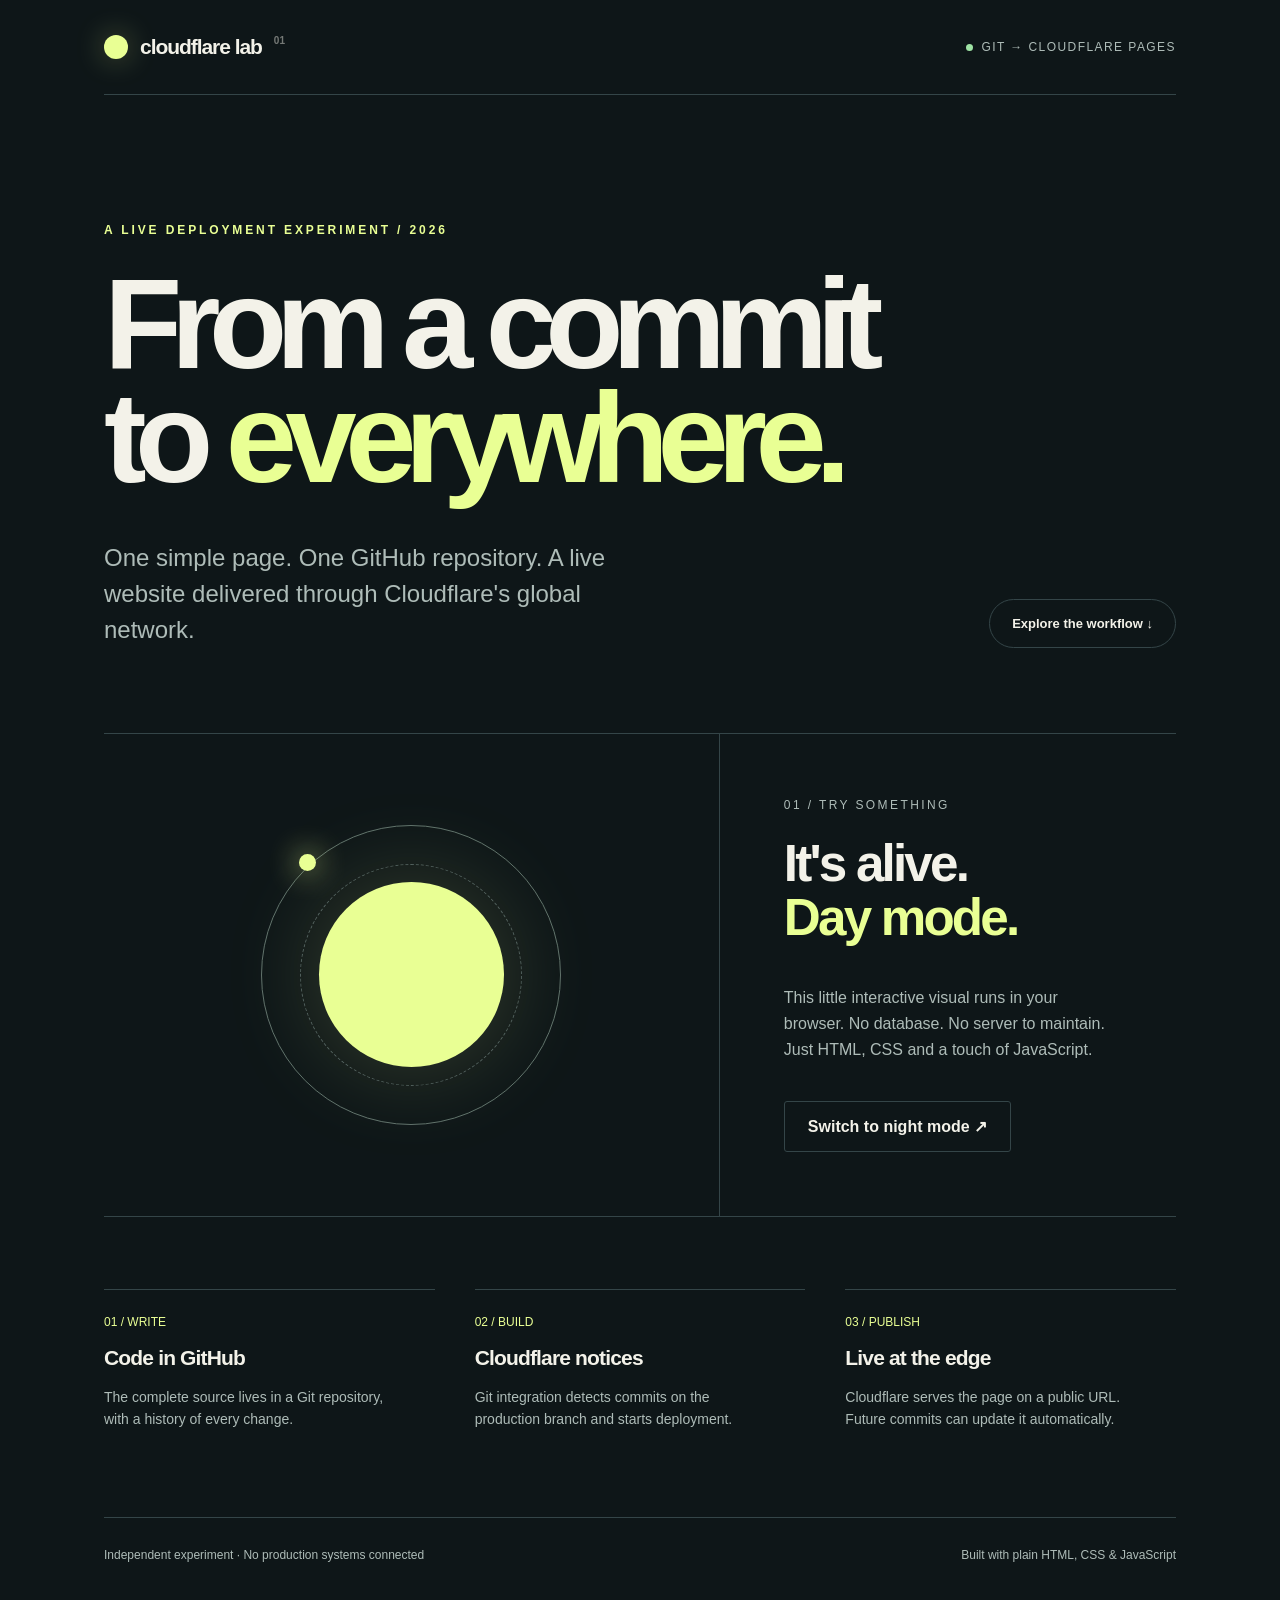
<file: index.html>
<!doctype html>
<html lang="en">
<head>
<meta charset="utf-8">
<meta name="viewport" content="width=device-width,initial-scale=1">
<meta name="theme-color" content="#0e1618">
<meta name="description" content="A tiny interactive site built in GitHub and deployed on Cloudflare Pages.">
<title>Cloudflare Lab — From commit to the edge</title>
<style>
:root{color-scheme:dark;--bg:#0e1618;--fg:#f3f2e9;--muted:#aebcb8;--line:#344548;--accent:#e9ff94;--panel:#182326}
*{box-sizing:border-box}html{scroll-behavior:smooth}body{margin:0;background:var(--bg);color:var(--fg);font-family:Arial,Helvetica,sans-serif}button,a{font:inherit}button:focus-visible,a:focus-visible{outline:3px solid var(--accent);outline-offset:5px}
.wrap{max-width:1200px;margin:auto;padding:0 clamp(24px,5vw,72px)}header{height:95px;display:flex;align-items:center;justify-content:space-between;border-bottom:1px solid var(--line)}.brand{display:flex;align-items:center;gap:12px;font-weight:800;letter-spacing:-.05em;font-size:21px}.mark{width:24px;height:24px;background:var(--accent);border-radius:50%;box-shadow:0 0 30px #e9ff9455}.topright{font-size:12px;color:var(--muted);letter-spacing:.12em;text-transform:uppercase}.topright span{display:inline-block;width:7px;height:7px;background:#9ee3a4;border-radius:50%;margin-right:8px}
main{padding-top:clamp(65px,10vw,138px)}.eyebrow{text-transform:uppercase;letter-spacing:.24em;color:var(--accent);font-size:12px;font-weight:bold;margin-bottom:30px}h1{font-size:clamp(64px,10vw,148px);line-height:.89;letter-spacing:-.09em;font-weight:700;margin:0;max-width:1060px}h1 em{font-style:normal;color:var(--accent)}.intro{display:flex;justify-content:space-between;gap:40px;align-items:end;margin:45px 0 85px}.intro p{color:var(--muted);font-size:clamp(17px,2.1vw,24px);line-height:1.5;max-width:520px;margin:0}.pill{border:1px solid var(--line);border-radius:100px;padding:16px 22px;color:var(--fg);white-space:nowrap;text-decoration:none;font-weight:bold;font-size:13px}.pill:hover{background:var(--accent);color:var(--bg)}
.stage{border-top:1px solid var(--line);border-bottom:1px solid var(--line);display:grid;grid-template-columns:1.35fr 1fr;min-height:420px}.visual{position:relative;min-height:390px;display:grid;place-items:center;overflow:hidden;border-right:1px solid var(--line)}.orbit{border:1px solid #60716b;border-radius:50%;width:300px;height:300px;display:grid;place-items:center;position:relative;animation:turn 22s linear infinite}.orbit:before{content:"";position:absolute;width:17px;height:17px;background:var(--accent);border-radius:50%;top:28px;left:37px;box-shadow:0 0 30px var(--accent)}.core{width:185px;height:185px;border-radius:50%;background:var(--accent);box-shadow:0 0 100px #e9ff9430;transition:background .3s,transform .3s}.night .core{background:#8498ff;transform:scale(.82);box-shadow:0 0 110px #8498ff40}.night .orbit:before{background:#8498ff;box-shadow:0 0 30px #8498ff}.night .mode{color:#a6b4ff}.ring2{position:absolute;inset:38px;border:1px dashed #52615e;border-radius:50%;pointer-events:none}.stage-copy{padding:clamp(30px,5vw,68px);display:flex;flex-direction:column;justify-content:center}.small{font-size:12px;letter-spacing:.2em;text-transform:uppercase;color:var(--muted)}h2{font-size:clamp(32px,4vw,55px);line-height:1.05;letter-spacing:-.055em;margin:25px 0}.stage-copy p{color:var(--muted);line-height:1.6;max-width:360px}.mode{color:var(--accent)}.toggle{margin-top:23px;border:1px solid var(--line);background:transparent;color:var(--fg);padding:15px 23px;border-radius:3px;cursor:pointer;align-self:start;font-weight:700}.toggle:hover{border-color:var(--accent)}.flow{display:grid;grid-template-columns:repeat(3,1fr);gap:40px;padding:72px 0}.step{border-top:1px solid var(--line);padding-top:22px}.num{color:var(--accent);font-size:12px}.step h3{font-size:21px;letter-spacing:-.04em;margin:16px 0}.step p{font-size:14px;color:var(--muted);line-height:1.6;max-width:300px}footer{border-top:1px solid var(--line);display:flex;justify-content:space-between;gap:24px;padding:30px 0 50px;color:var(--muted);font-size:12px}footer a{color:var(--fg)}@keyframes turn{to{transform:rotate(360deg)}}@media(prefers-reduced-motion:reduce){.orbit{animation:none}html{scroll-behavior:auto}}@media(max-width:760px){header{height:76px}.topright{font-size:10px}.intro{display:block;margin:38px 0 55px}.pill{display:inline-block;margin-top:25px}.stage{grid-template-columns:1fr}.visual{border-right:0;border-bottom:1px solid var(--line);min-height:340px}.orbit{width:245px;height:245px}.core{width:145px;height:145px}.stage-copy{padding:40px 0 55px}.flow{grid-template-columns:1fr;gap:24px;padding:45px 0}.step{padding-top:18px}footer{flex-direction:column}}
</style>
</head>
<body>
<div class="wrap">
<header><div class="brand"><span class="mark" aria-hidden="true"></span>cloudflare lab<span style="font-size:10px;letter-spacing:0;opacity:.45;align-self:start">01</span></div><div class="topright"><span aria-hidden="true"></span>Git → Cloudflare Pages</div></header>
<main>
<div class="eyebrow">A live deployment experiment / 2026</div>
<h1>From a commit<br>to <em>everywhere.</em></h1>
<div class="intro"><p>One simple page. One GitHub repository. A live website delivered through Cloudflare's global network.</p><a class="pill" href="#how">Explore the workflow ↓</a></div>
<section class="stage" aria-label="Interactive demo"><div class="visual" id="visual"><div class="orbit" aria-hidden="true"><div class="ring2"></div><div class="core"></div></div></div><div class="stage-copy"><div class="small">01 / Try something</div><h2>It's alive.<br><span class="mode" id="mode">Day mode.</span></h2><p>This little interactive visual runs in your browser. No database. No server to maintain. Just HTML, CSS and a touch of JavaScript.</p><button type="button" class="toggle" id="toggle" aria-pressed="false">Switch to night mode ↗</button></div></section>
<section class="flow" id="how" aria-label="How it works"><div class="step"><span class="num">01 / WRITE</span><h3>Code in GitHub</h3><p>The complete source lives in a Git repository, with a history of every change.</p></div><div class="step"><span class="num">02 / BUILD</span><h3>Cloudflare notices</h3><p>Git integration detects commits on the production branch and starts deployment.</p></div><div class="step"><span class="num">03 / PUBLISH</span><h3>Live at the edge</h3><p>Cloudflare serves the page on a public URL. Future commits can update it automatically.</p></div></section>
</main>
<footer><span>Independent experiment · No production systems connected</span><span>Built with plain HTML, CSS & JavaScript</span></footer>
</div>
<script>
const button=document.getElementById('toggle');const visual=document.getElementById('visual');const mode=document.getElementById('mode');button.addEventListener('click',()=>{const night=visual.classList.toggle('night');mode.textContent=night?'Night mode.':'Day mode.';button.textContent=night?'Switch to day mode ↗':'Switch to night mode ↗';button.setAttribute('aria-pressed',String(night))});
</script>
</body>
</html>
</file>
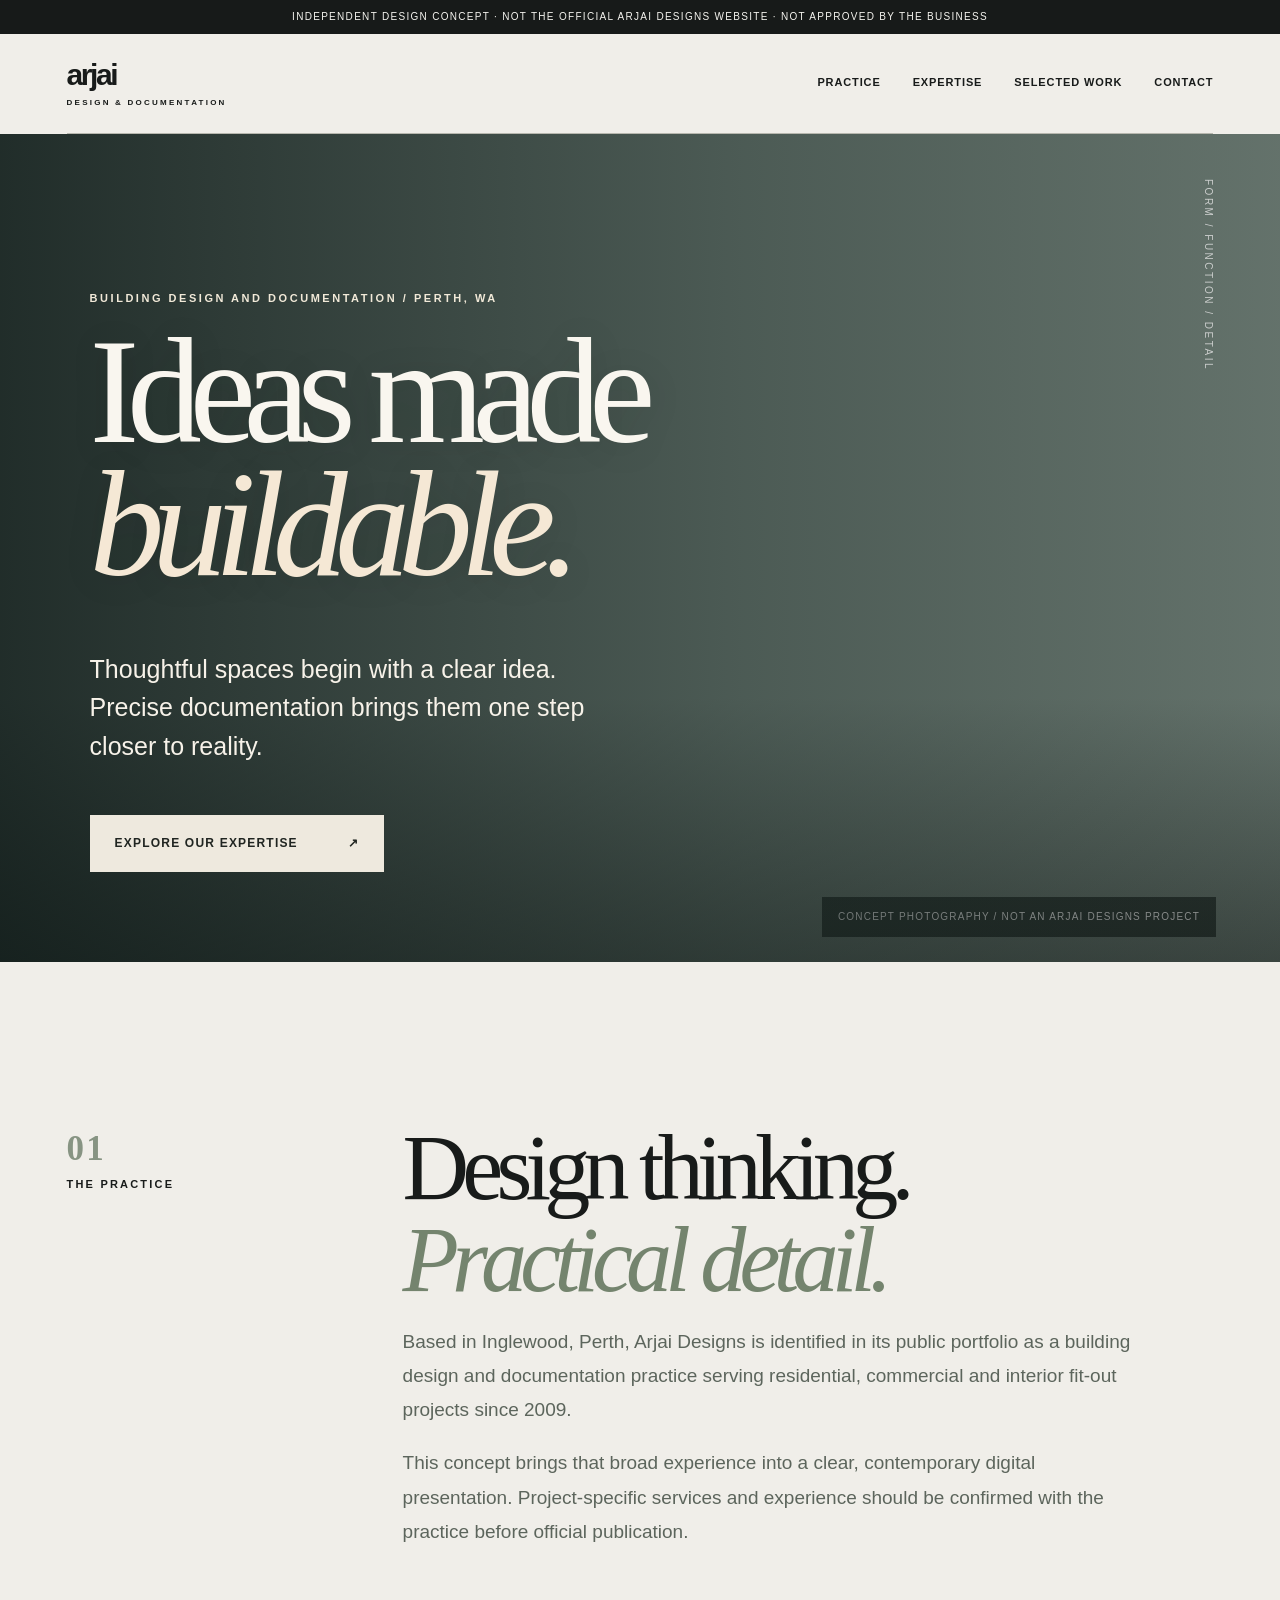
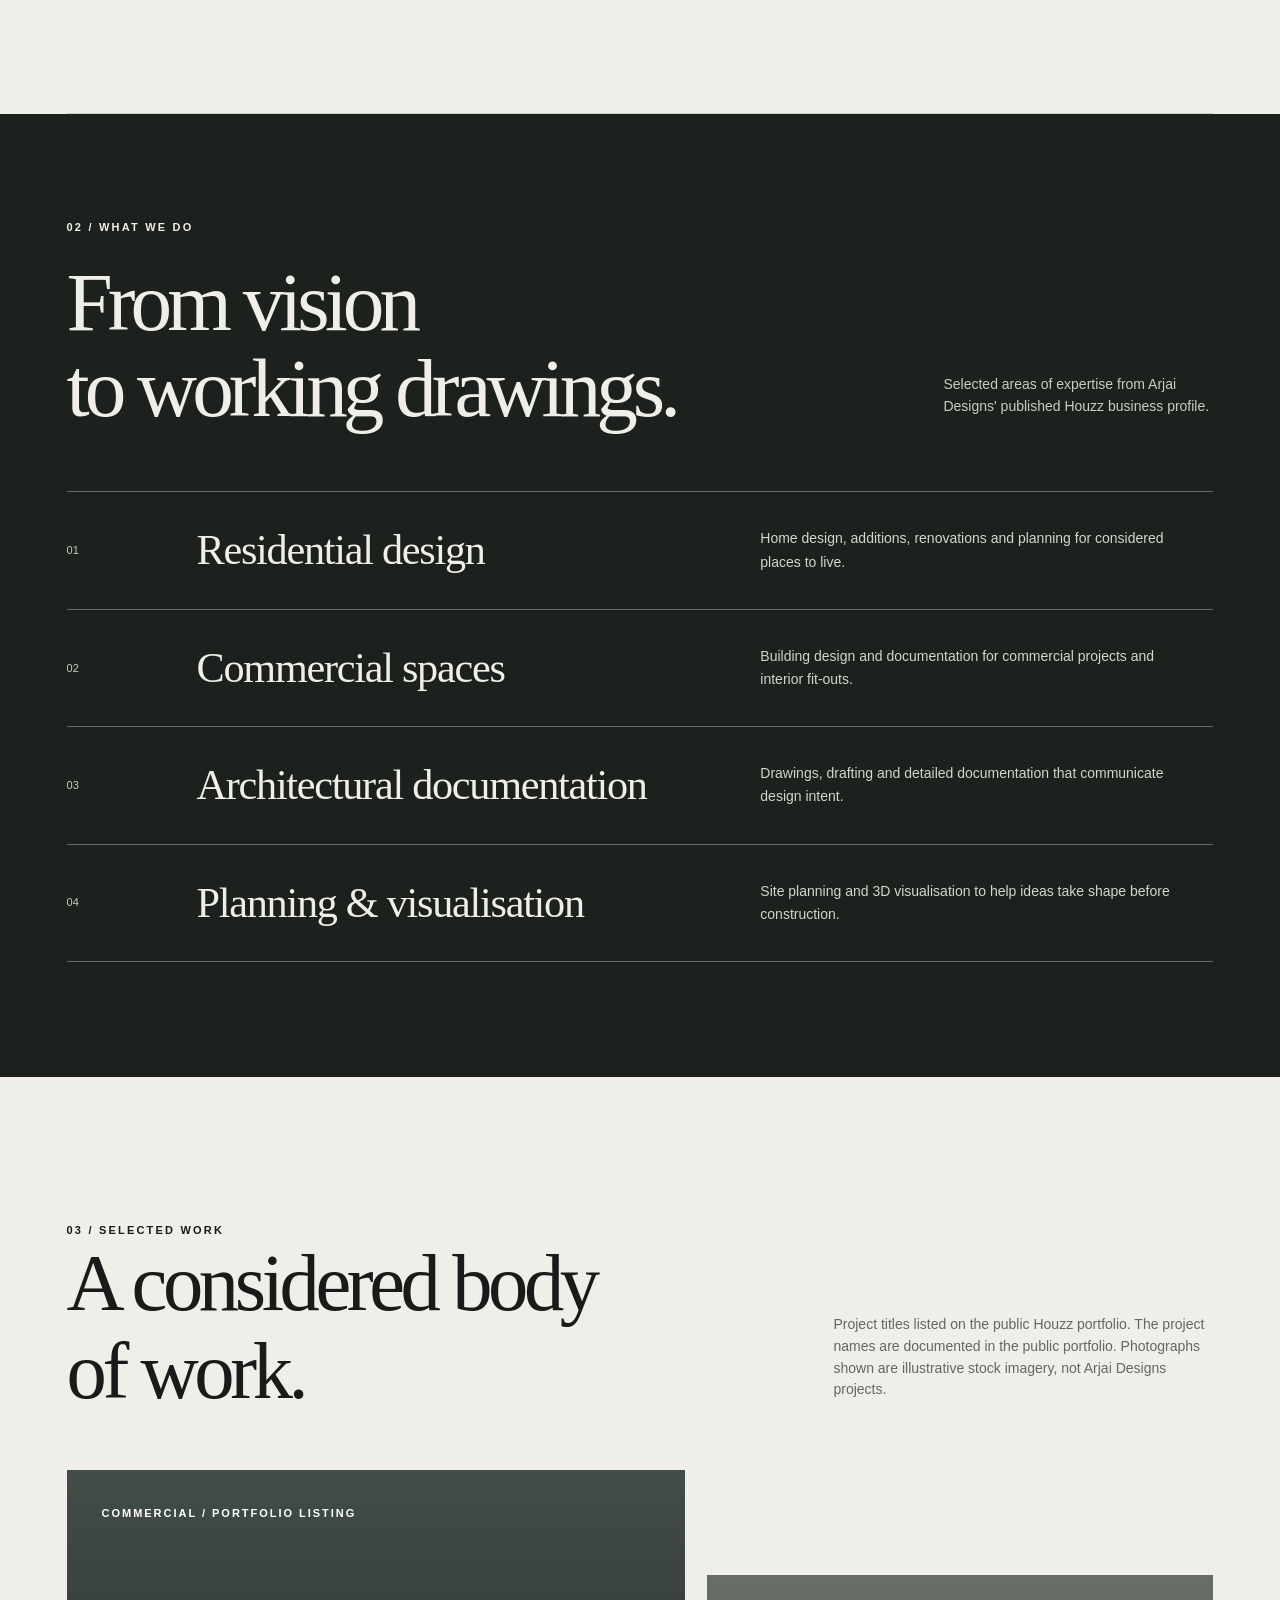
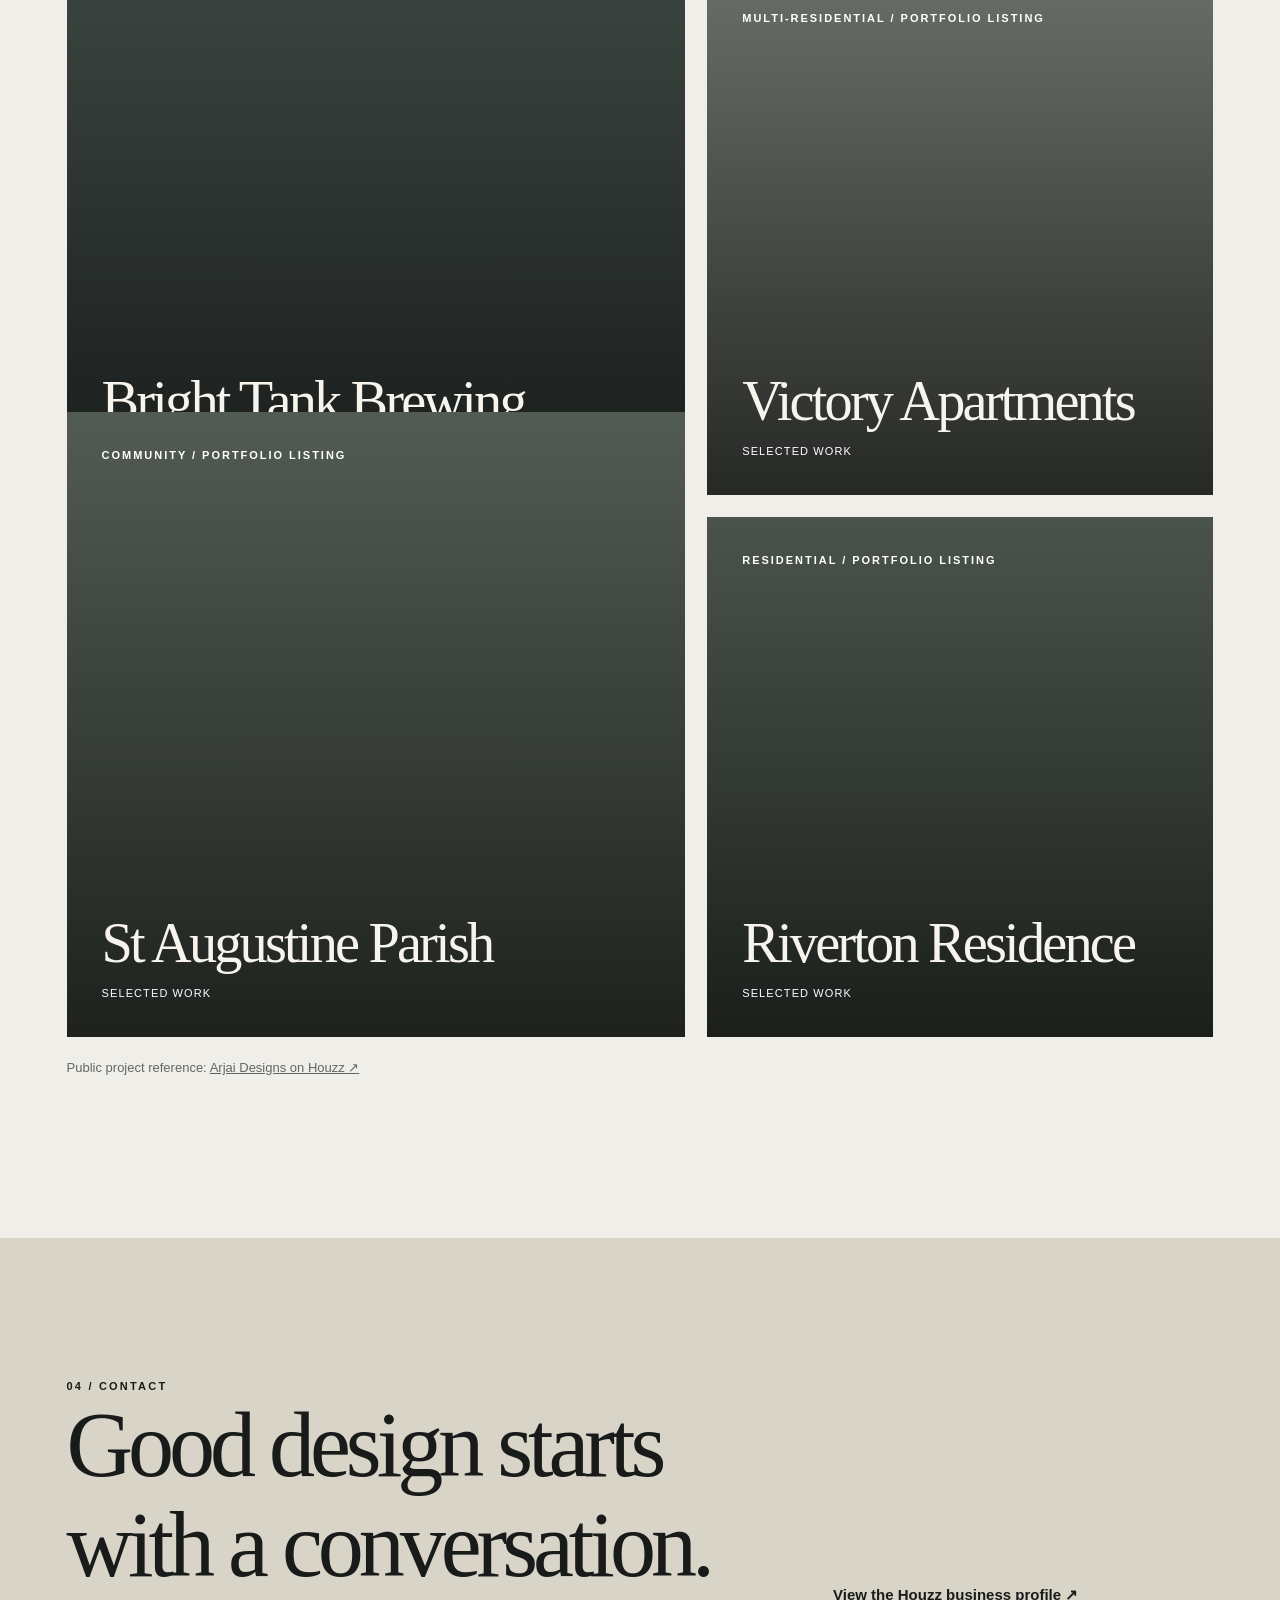
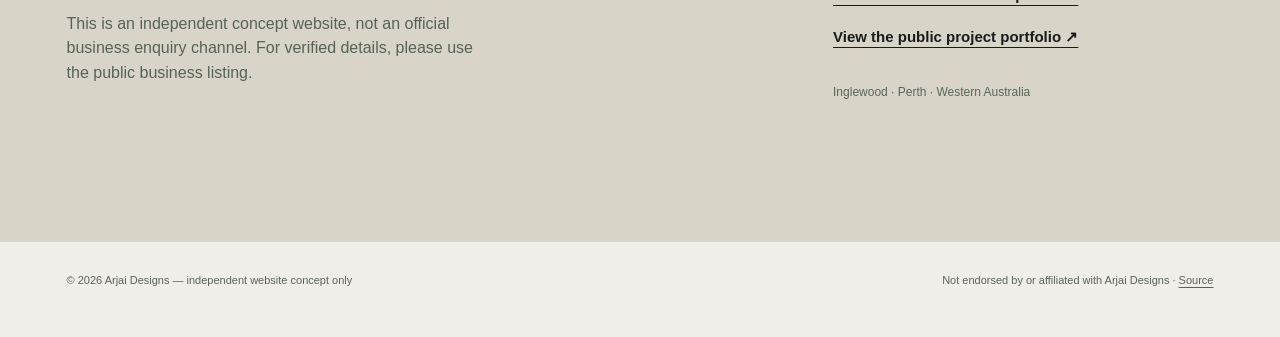
<file: arjai-demo/index.html>
<!doctype html>
<html lang="en"><head>
<meta charset="utf-8"><meta name="viewport" content="width=device-width,initial-scale=1">
<meta name="theme-color" content="#efece5"><meta name="robots" content="noindex,nofollow">
<meta name="description" content="An independent, unofficial website concept for Arjai Designs, a Perth building design and documentation practice.">
<title>Arjai Designs — Building design & documentation | Unofficial concept</title>
<style>
:root{--ink:#202521;--paper:#f2efe8;--sage:#b5bfac;--dark:#303b34;--soft:#dbded5;--accent:#8d9a7e;--line:#c8cbc3;--muted:#626a62}*{box-sizing:border-box}html{scroll-behavior:smooth}body{margin:0;background:var(--paper);color:var(--ink);font:16px/1.55 Arial,Helvetica,sans-serif;-webkit-font-smoothing:antialiased}a{color:inherit}a:focus-visible,button:focus-visible{outline:3px solid #486c5c;outline-offset:4px}svg{display:block;max-width:100%}.shell{max-width:1540px;margin:auto;padding:0 clamp(22px,5.2vw,88px)}.notice{background:var(--dark);color:#f5f4ef;font-size:11px;text-align:center;padding:9px 20px;letter-spacing:.035em}.nav{height:92px;display:flex;align-items:center;justify-content:space-between;border-bottom:1px solid var(--line);gap:22px}.logo{text-decoration:none;font-size:26px;font-weight:800;letter-spacing:-.055em;line-height:1}.logo span{display:block;font-size:8px;letter-spacing:.28em;font-weight:700;margin-top:9px}.navlinks{display:flex;align-items:center;gap:clamp(18px,2.5vw,41px)}.navlinks a{text-decoration:none;font-size:12px;font-weight:700;letter-spacing:.08em;text-transform:uppercase}.navlinks a:hover{color:#52705e}.menu{display:none;border:1px solid var(--line);background:transparent;padding:10px 15px;font-weight:700}.hero{display:grid;grid-template-columns:1fr 1.12fr;min-height:680px;gap:0}.hero-copy{padding:clamp(72px,10vw,145px) 6% 80px 0;display:flex;flex-direction:column;align-items:start;justify-content:center}.eyebrow{font-size:11px;text-transform:uppercase;letter-spacing:.23em;font-weight:800;color:#576454}.hero h1{font-family:Georgia,'Times New Roman',serif;font-size:clamp(64px,7.1vw,117px);line-height:.98;letter-spacing:-.071em;font-weight:400;margin:35px 0 38px}.hero h1 em{font-weight:400;color:#788676}.lede{max-width:415px;font-size:17px;line-height:1.78;color:#5a6259}.button{margin-top:33px;display:inline-flex;align-items:center;justify-content:space-between;gap:50px;background:var(--dark);color:#fff;text-decoration:none;padding:18px 21px;font-size:12px;font-weight:bold;text-transform:uppercase;letter-spacing:.1em;transition:background .2s}.button:hover{background:#536a5b}.hero-art{position:relative;overflow:hidden;background:#ced4c9;min-height:540px;display:flex;align-items:center;justify-content:center}.hero-art svg{width:100%;height:100%;position:absolute;inset:0}.art-label{position:absolute;bottom:26px;left:30px;background:rgba(242,239,232,.9);padding:10px 14px;font-size:10px;letter-spacing:.1em;text-transform:uppercase}.vertical{position:absolute;right:20px;top:35px;writing-mode:vertical-rl;text-transform:uppercase;letter-spacing:.25em;font-size:10px;color:#536353}.number{font-family:Georgia,serif;color:#879483;font-size:35px}.intro{padding:130px 0 135px;display:grid;grid-template-columns:.65fr 1.35fr;gap:80px;border-bottom:1px solid var(--line)}.section-kicker{font-size:11px;letter-spacing:.2em;text-transform:uppercase;font-weight:bold}.intro h2,.work h2,.contact h2{font-family:Georgia,'Times New Roman',serif;font-weight:400;letter-spacing:-.055em;line-height:1.09;font-size:clamp(42px,5vw,78px);margin:0}.intro h2 em{color:#74846e}.intro p{max-width:680px;color:#5c655c;font-size:18px;line-height:1.8}.services{background:var(--dark);color:var(--paper);padding:105px 0 115px}.services-head{display:flex;justify-content:space-between;align-items:end;gap:30px;margin-bottom:60px}.services-head h2{font:400 clamp(46px,5vw,76px)/1.03 Georgia,serif;letter-spacing:-.06em;max-width:660px;margin:24px 0 0}.services-head p{max-width:270px;color:#c7cec2;font-size:14px}.service{display:grid;grid-template-columns:95px 1fr 1.05fr;gap:20px;padding:27px 0;border-top:1px solid #617168;align-items:center}.service:last-child{border-bottom:1px solid #617168}.service .n{font-size:11px;color:#c2cfb6}.service h3{font:400 clamp(24px,3vw,38px)/1.1 Georgia,serif;letter-spacing:-.03em;margin:0}.service p{max-width:420px;color:#d0d7cc;font-size:14px;line-height:1.65;margin:0}.work{padding:120px 0}.work-head{display:flex;justify-content:space-between;align-items:end;gap:30px;margin-bottom:55px}.work-head p{max-width:380px;color:var(--muted);font-size:14px}.projects{display:grid;grid-template-columns:1fr 1fr;gap:26px}.project{position:relative;min-height:350px;background:#d7d9d2;overflow:hidden;padding:35px;display:flex;flex-direction:column;justify-content:space-between}.project:nth-child(2){background:#bec7bd}.project:nth-child(3){background:#d8d4c9}.project:nth-child(4){background:#c7cdc3}.project svg{position:absolute;width:100%;height:100%;left:0;top:0;opacity:.65}.project span,.project div{position:relative;z-index:1}.project span{font-size:11px;letter-spacing:.18em;font-weight:bold;text-transform:uppercase}.project h3{font:400 clamp(29px,3vw,47px)/1.05 Georgia,serif;letter-spacing:-.05em;margin:0}.project small{display:block;font-size:11px;letter-spacing:.1em;text-transform:uppercase;margin-top:12px}.project-foot{margin-top:20px;color:var(--muted);font-size:12px}.contact{background:#d5dacd;padding:100px 0 105px}.contact-grid{display:grid;grid-template-columns:1.3fr .7fr;gap:60px;align-items:end}.contact h2{max-width:710px}.contact p{max-width:420px;color:#576257}.contact a:not(.button){font-weight:bold;text-underline-offset:5px}.links{display:flex;flex-direction:column;gap:19px}.links a{font-size:15px}.footer{padding:30px 0 48px;display:flex;justify-content:space-between;gap:20px;font-size:12px;color:#5a635b}.footer a{text-underline-offset:3px}@media(max-width:850px){.hero{grid-template-columns:1fr}.hero-copy{padding:85px 0 65px}.hero-art{min-height:460px}.intro{grid-template-columns:1fr;gap:25px;padding:90px 0}.service{grid-template-columns:45px 1fr}.service p{grid-column:2}.services-head,.work-head{display:block}.projects{gap:14px}.project{min-height:290px}.contact-grid{grid-template-columns:1fr}}@media(max-width:560px){.nav{height:74px}.logo{font-size:23px}.navlinks{display:none;position:absolute;top:108px;left:0;right:0;padding:25px;background:var(--paper);z-index:9;border-bottom:1px solid var(--line);flex-direction:column;align-items:start;gap:20px}.navlinks.open{display:flex}.menu{display:block}.hero h1{font-size:clamp(58px,14vw,81px)}.hero-art{min-height:340px}.art-label{bottom:15px;left:15px;font-size:9px}.intro,.work{padding:78px 0}.services{padding:75px 0}.projects{grid-template-columns:1fr}.project{min-height:285px}.contact{padding:75px 0}.footer{flex-direction:column}.service{gap:10px}}@media(prefers-reduced-motion:reduce){html{scroll-behavior:auto}.button{transition:none}}
</style>
<style id="creative-direction-v2">
:root{--ink:#181b1a;--paper:#f0eee9;--dark:#181c1b;--sage:#e6dcc9;--muted:#646663}
body{background:var(--paper)}
.notice{position:relative;z-index:20;background:#171a19;font-size:10px;letter-spacing:.13em}
.shell{max-width:1700px}
.nav{position:relative;z-index:12;border-bottom-color:#b7b7ae;height:100px}
.logo{font-size:30px;letter-spacing:-.08em}
.navlinks a{font-size:11px}
.hero{position:relative;display:block;min-height:min(860px,92svh);height:clamp(680px,88svh,930px);margin:0 calc(-1 * clamp(22px,5.2vw,88px));background:#343c39;overflow:hidden;color:#f9f6ef;isolation:isolate}
.hero:before{content:"";position:absolute;inset:0;z-index:-1;background:linear-gradient(90deg,rgba(11,22,20,.78) 0%,rgba(19,32,29,.38) 58%,rgba(17,20,19,.12) 100%),linear-gradient(0deg,rgba(13,19,17,.48),transparent 32%)}
.hero-art{position:absolute;inset:0;width:100%;height:100%;min-height:0;background:#6f7f77 url('https://images.unsplash.com/photo-1600585154340-be6161a56a0c?auto=format&fit=crop&w=2200&q=85') center 55%/cover no-repeat;z-index:-2;display:block}
.hero-art svg{display:none}
.hero-art .vertical{right:clamp(26px,5vw,85px);top:45px;color:#fff;opacity:.87}
.hero-art .art-label{bottom:25px;left:auto;right:clamp(26px,5vw,85px);background:rgba(20,30,27,.68);color:#fff;font-size:10px;letter-spacing:.12em;padding:12px 16px}
.hero-copy{position:relative;z-index:2;height:100%;justify-content:end;padding:100px clamp(35px,7vw,125px) clamp(84px,10vh,140px);max-width:1180px}
.hero h1{font-size:clamp(82px,11.7vw,190px);letter-spacing:-.083em;line-height:.89;margin:18px 0 33px;text-shadow:0 4px 35px #171d1a1f}
.hero h1 em{color:#f5e8d5;font-style:italic}
.hero .eyebrow{color:#f1e9d8}
.lede{max-width:520px;color:#f7f2e9;font-size:clamp(18px,2vw,25px);line-height:1.55}
.hero .button{background:#eee9de;color:#202521;border:1px solid #eee9de;margin-top:24px;padding:18px 24px;min-width:280px}
.hero .button:hover{background:transparent;color:#fff}
.intro{padding:160px 0 145px;grid-template-columns:.48fr 1.52fr}
.intro h2{font-size:clamp(58px,7.2vw,120px);letter-spacing:-.074em;line-height:1}
.intro p{font-size:19px;max-width:730px}
.services{background:#1c211e}
.services-head h2{font-size:clamp(60px,6.5vw,112px)}
.service{padding:35px 0;grid-template-columns:110px 1.2fr 1fr}
.service h3{font-size:clamp(30px,3.3vw,51px)}
.work{padding:145px 0}
.work h2{font-size:clamp(58px,6.3vw,104px)}
.projects{grid-template-columns:1.1fr .9fr;gap:22px}
.project{min-height:520px;color:#f7f4ed;background:#39413c!important;isolation:isolate}
.project:nth-child(2){margin-top:105px}
.project:nth-child(3){margin-top:-105px}
.project:before{content:"";position:absolute;inset:0;z-index:-1;background:linear-gradient(180deg,rgba(0,0,0,.10),rgba(0,0,0,.67))}
.project:nth-child(1){background:#4a5550 url('https://images.unsplash.com/photo-1600607687939-ce8a6c25118c?auto=format&fit=crop&w=1400&q=82') center/cover no-repeat!important}
.project:nth-child(2){background:#747b72 url('https://images.unsplash.com/photo-1600607687920-4e2a09cf159d?auto=format&fit=crop&w=1300&q=82') center/cover no-repeat!important}
.project:nth-child(3){background:#5c665d url('https://images.unsplash.com/photo-1600566753086-00f18fb6b3ea?auto=format&fit=crop&w=1400&q=82') center/cover no-repeat!important}
.project:nth-child(4){background:#535d54 url('https://images.unsplash.com/photo-1600566753190-17f0baa2a6c3?auto=format&fit=crop&w=1400&q=82') center/cover no-repeat!important}
.project svg{display:none}
.project h3{font-size:clamp(40px,4.4vw,72px);max-width:510px}
.project small{color:#fff}
.project span{color:#fff}
.project-foot{font-size:13px;line-height:1.75}
.contact{background:#d8d4c8;padding:140px 0}
.contact h2{font-size:clamp(60px,7.2vw,115px)}
.footer{font-size:11px}
@media(max-width:850px){.hero{margin:0 -22px;min-height:720px;height:82svh}.hero-copy{padding:80px 35px 90px;max-width:100%}.hero h1{font-size:clamp(72px,12vw,112px)}.hero-art{min-height:0}.intro{padding:105px 0}.services-head h2{font-size:clamp(52px,8vw,76px)}.projects{grid-template-columns:1fr 1fr}.project{min-height:380px}.project:nth-child(2){margin-top:50px}.project:nth-child(3){margin-top:-50px}.contact{padding:95px 0}}
@media(max-width:560px){.nav{height:76px}.hero{height:740px;min-height:670px}.hero-copy{justify-content:center;padding:110px 25px 65px}.hero h1{font-size:clamp(71px,14vw,100px)}.hero-art{background-position:62% center}.hero:before{background:linear-gradient(90deg,rgba(11,22,20,.75),rgba(11,22,20,.3)),linear-gradient(0deg,rgba(11,22,20,.6),transparent 45%)}.hero-art .vertical{right:15px}.hero-art .art-label{bottom:14px;right:15px;font-size:8px}.lede{font-size:17px;max-width:335px}.intro{padding:82px 0}.intro h2{font-size:56px}.services{padding:85px 0}.work{padding:85px 0}.work h2{font-size:55px}.projects{grid-template-columns:1fr}.project,.project:nth-child(2),.project:nth-child(3){min-height:440px;margin-top:0}.project h3{font-size:46px}.contact{padding:85px 0}.contact h2{font-size:60px}.navlinks{top:108px}}
</style></head><body>
<div class="notice">INDEPENDENT DESIGN CONCEPT · NOT THE OFFICIAL ARJAI DESIGNS WEBSITE · NOT APPROVED BY THE BUSINESS</div>
<div class="shell"><header class="nav"><a href="#top" class="logo" aria-label="Arjai Designs, home">arjai<span>DESIGN & DOCUMENTATION</span></a><button type="button" class="menu" id="menu" aria-expanded="false" aria-controls="navlinks">Menu ☰</button><nav class="navlinks" id="navlinks" aria-label="Primary navigation"><a href="#about">Practice</a><a href="#services">Expertise</a><a href="#work">Selected work</a><a href="#contact">Contact</a></nav></header>
<main id="top"><section class="hero" aria-labelledby="heroheading"><div class="hero-copy"><div class="eyebrow">Building design and documentation / Perth, WA</div><h1 id="heroheading">Ideas made<br><em>buildable.</em></h1><p class="lede">Thoughtful spaces begin with a clear idea. Precise documentation brings them one step closer to reality.</p><a class="button" href="#services">Explore our expertise <span aria-hidden="true">↗</span></a></div>
<div class="hero-art" role="img" aria-label="Conceptual architectural drawing of a contemporary building with an inner courtyard">
<svg viewBox="0 0 750 810" preserveAspectRatio="xMidYMid slice" xmlns="http://www.w3.org/2000/svg" aria-hidden="true"><defs><pattern id="g" width="30" height="30" patternUnits="userSpaceOnUse"><path d="M30 0H0V30" fill="none" stroke="#85948a" stroke-opacity=".13"/></pattern></defs><rect width="750" height="810" fill="url(#g)"/><path d="M-60 620L390 400L850 580V850H-60Z" fill="#a6b2a6"/><path d="M78 572V285L365 170L680 305V610L365 750Z" fill="#e0e3d9" stroke="#6b7b70" stroke-width="3"/><path d="M365 170V750M78 285L365 440L680 305M365 440V750" stroke="#75897a" stroke-width="3" fill="none"/><path d="M122 330L328 440V657L122 551Z" fill="#a9b7aa" stroke="#75897a" stroke-width="2"/><path d="M408 462L639 355V585L408 698Z" fill="#b7c4b6" stroke="#75897a" stroke-width="2"/><path d="M152 364L295 441V602L152 526Z" fill="#84988b"/><path d="M440 479L609 401V559L440 644Z" fill="#718a7e"/><path d="M365 440L520 368L365 288L205 359Z" fill="#f2f0e8" stroke="#728474" stroke-width="2"/><path d="M365 288V440M205 359L365 440L520 368" stroke="#728474" stroke-width="2" fill="none"/><path d="M54 265L365 137L705 282M54 265V578M705 282V621M365 137V785" stroke="#5c7566" stroke-width="1.3" stroke-dasharray="7 8" fill="none" opacity=".8"/><path d="M20 695L365 800L735 644" stroke="#5d7162" stroke-width="2" fill="none"/><circle cx="365" cy="440" r="5" fill="#f7f8ed"/><path d="M365 422V458M347 440H383" stroke="#fff" stroke-width="1"/></svg><span class="vertical">FORM / FUNCTION / DETAIL</span><span class="art-label">Concept photography / Not an Arjai Designs project</span></div></section>
<section class="intro" id="about"><div class="section-kicker"><span class="number">01</span><br>THE PRACTICE</div><div><h2>Design thinking.<br><em>Practical detail.</em></h2><p>Based in Inglewood, Perth, Arjai Designs is identified in its public portfolio as a building design and documentation practice serving residential, commercial and interior fit-out projects since 2009.</p><p>This concept brings that broad experience into a clear, contemporary digital presentation. Project-specific services and experience should be confirmed with the practice before official publication.</p></div></section></main></div>
<section class="services" id="services"><div class="shell"><div class="services-head"><div><div class="section-kicker">02 / WHAT WE DO</div><h2>From vision<br>to working drawings.</h2></div><p>Selected areas of expertise from Arjai Designs' published Houzz business profile.</p></div><div class="service"><div class="n">01</div><h3>Residential design</h3><p>Home design, additions, renovations and planning for considered places to live.</p></div><div class="service"><div class="n">02</div><h3>Commercial spaces</h3><p>Building design and documentation for commercial projects and interior fit-outs.</p></div><div class="service"><div class="n">03</div><h3>Architectural documentation</h3><p>Drawings, drafting and detailed documentation that communicate design intent.</p></div><div class="service"><div class="n">04</div><h3>Planning & visualisation</h3><p>Site planning and 3D visualisation to help ideas take shape before construction.</p></div></div></section>
<div class="shell"><section class="work" id="work"><div class="work-head"><div><div class="section-kicker">03 / SELECTED WORK</div><h2>A considered body<br>of work.</h2></div><p>Project titles listed on the public Houzz portfolio. The project names are documented in the public portfolio. Photographs shown are illustrative stock imagery, not Arjai Designs projects.</p></div><div class="projects">
<article class="project"><svg viewBox="0 0 600 380" preserveAspectRatio="xMidYMid slice" aria-hidden="true"><path d="M30 350L215 90L530 150L600 350" fill="none" stroke="#5b7161" stroke-width="3"/><path d="M150 380L215 90L375 195V380M375 195L530 150" fill="none" stroke="#5b7161" stroke-width="3"/><path d="M215 90V380M40 290H550" fill="none" stroke="#809b8b" stroke-width="2"/></svg><span>Commercial / Portfolio listing</span><div><h3>Bright Tank Brewing</h3><small>East Perth, WA</small></div></article>
<article class="project"><svg viewBox="0 0 600 380" preserveAspectRatio="xMidYMid slice" aria-hidden="true"><path d="M85 380V40H480V380M175 40V380M390 40V380M85 130H480M85 220H480M85 310H480" stroke="#5e7567" stroke-width="3" fill="none"/><path d="M110 70H150V110H110ZM200 70H355V110H200ZM410 70H455V110H410Z" fill="#91a597" opacity=".6"/></svg><span>Multi-residential / Portfolio listing</span><div><h3>Victory Apartments</h3><small>Selected work</small></div></article>
<article class="project"><svg viewBox="0 0 600 380" preserveAspectRatio="xMidYMid slice" aria-hidden="true"><path d="M100 380V185L300 50L500 185V380M100 185H500M300 50V380M190 230H265V380M330 230H410V380" stroke="#738075" stroke-width="3" fill="none"/><path d="M250 135H350M300 90V180" stroke="#738075" stroke-width="4"/></svg><span>Community / Portfolio listing</span><div><h3>St Augustine Parish</h3><small>Selected work</small></div></article>
<article class="project"><svg viewBox="0 0 600 380" preserveAspectRatio="xMidYMid slice" aria-hidden="true"><path d="M80 370V160L300 90L520 160V370M80 160L300 230L520 160M300 230V370M140 225H260V340H140ZM350 225H465V340H350Z" stroke="#6b7f6e" stroke-width="3" fill="none"/></svg><span>Residential / Portfolio listing</span><div><h3>Riverton Residence</h3><small>Selected work</small></div></article></div><p class="project-foot">Public project reference: <a href="https://www.houzz.com.au/professionals/building-designers/rudy-perone-pfvwau-pf~2081341781" target="_blank" rel="noopener noreferrer">Arjai Designs on Houzz ↗</a></p></section></div>
<section class="contact" id="contact"><div class="shell contact-grid"><div><div class="section-kicker">04 / CONTACT</div><h2>Good design starts<br>with a conversation.</h2><p>This is an independent concept website, not an official business enquiry channel. For verified details, please use the public business listing.</p></div><div class="links"><a href="https://www.houzz.com.au/professionals/building-designers/rudy-perone-pfvwau-pf~2081341781" target="_blank" rel="noopener noreferrer">View the Houzz business profile ↗</a><a href="https://www.houzz.com.au/pro/arjaidesigns" target="_blank" rel="noopener noreferrer">View the public project portfolio ↗</a><div style="font-size:12px;color:#58675b;margin-top:16px">Inglewood · Perth · Western Australia</div></div></div></section>
<div class="shell"><footer class="footer"><span>© 2026 Arjai Designs — independent website concept only</span><span>Not endorsed by or affiliated with Arjai Designs · <a href="https://www.houzz.com.au/professionals/building-designers/rudy-perone-pfvwau-pf~2081341781">Source</a></span></footer></div>
<script>const b=document.getElementById('menu'),n=document.getElementById('navlinks');b.addEventListener('click',()=>{const open=n.classList.toggle('open');b.setAttribute('aria-expanded',String(open));b.textContent=open?'Close ×':'Menu ☰'});n.querySelectorAll('a').forEach(a=>a.addEventListener('click',()=>{n.classList.remove('open');b.setAttribute('aria-expanded','false');b.textContent='Menu ☰'}));</script>
</body></html>
</file>
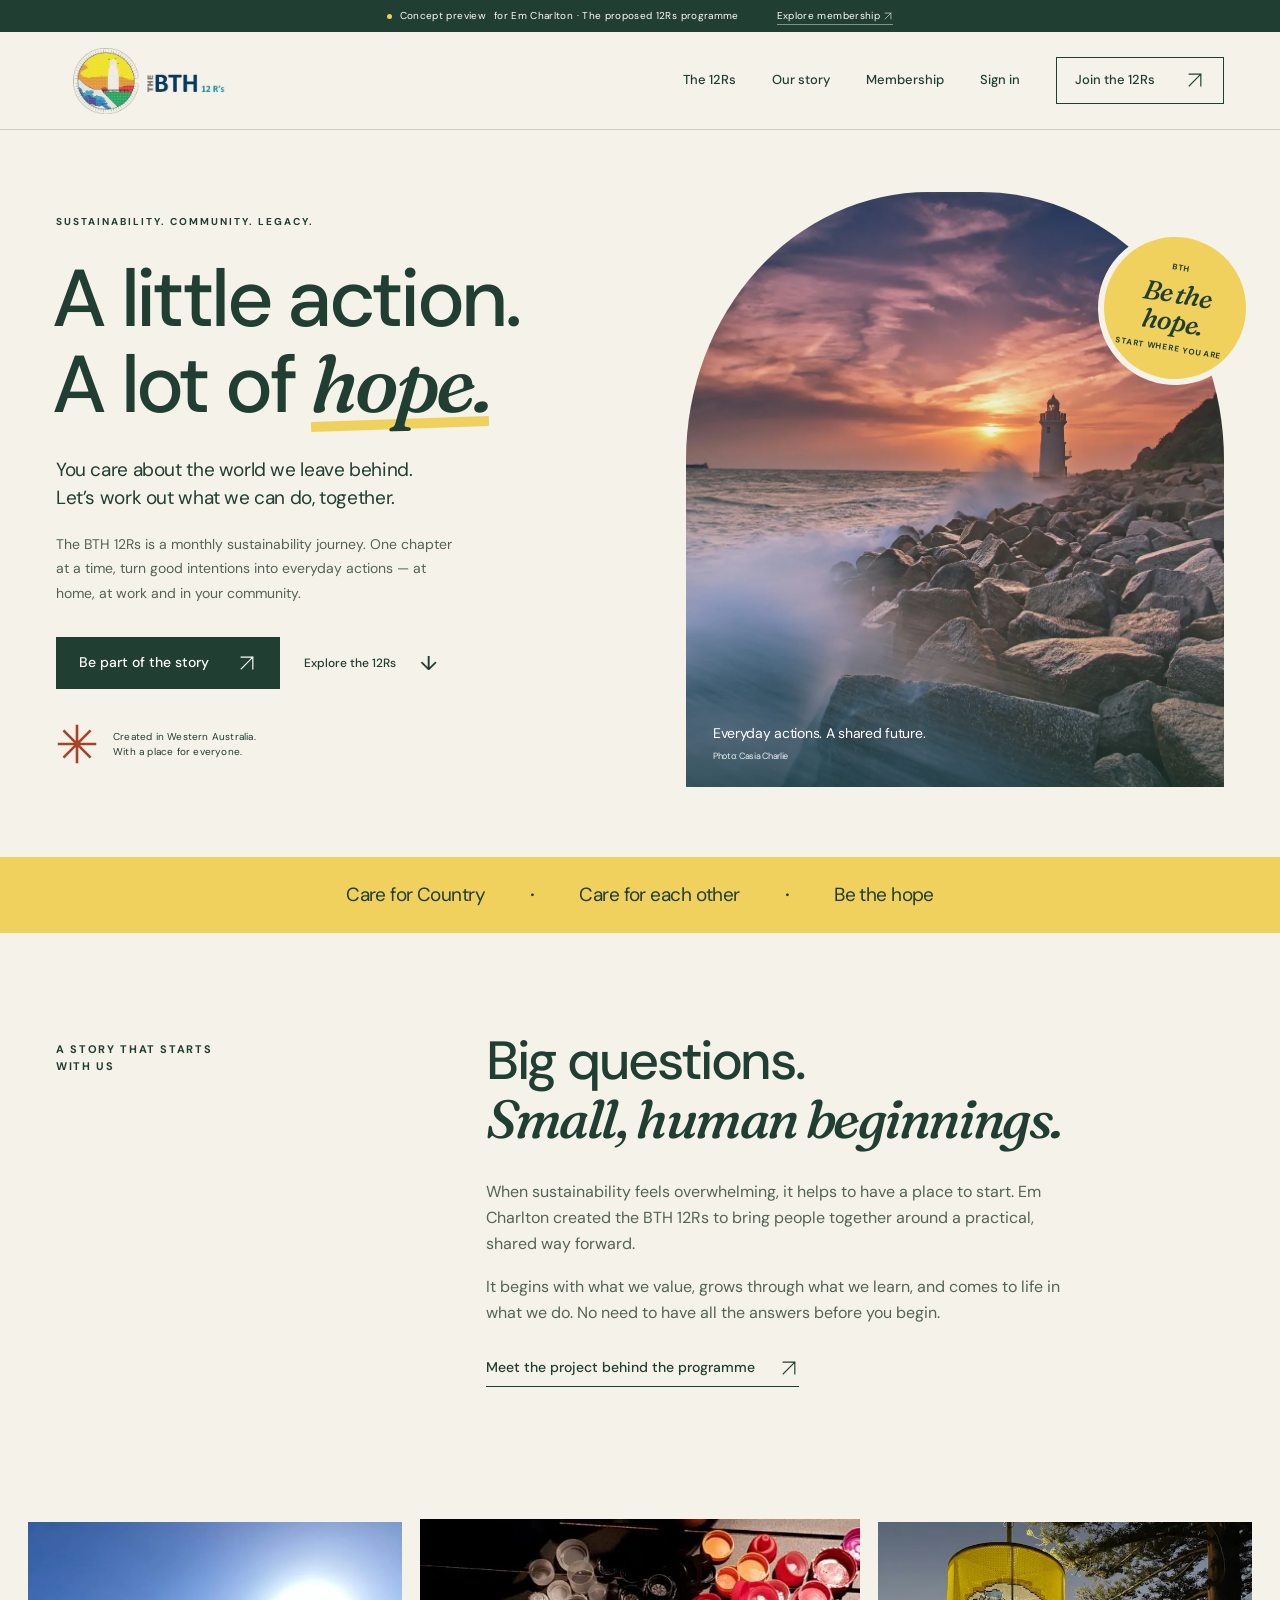
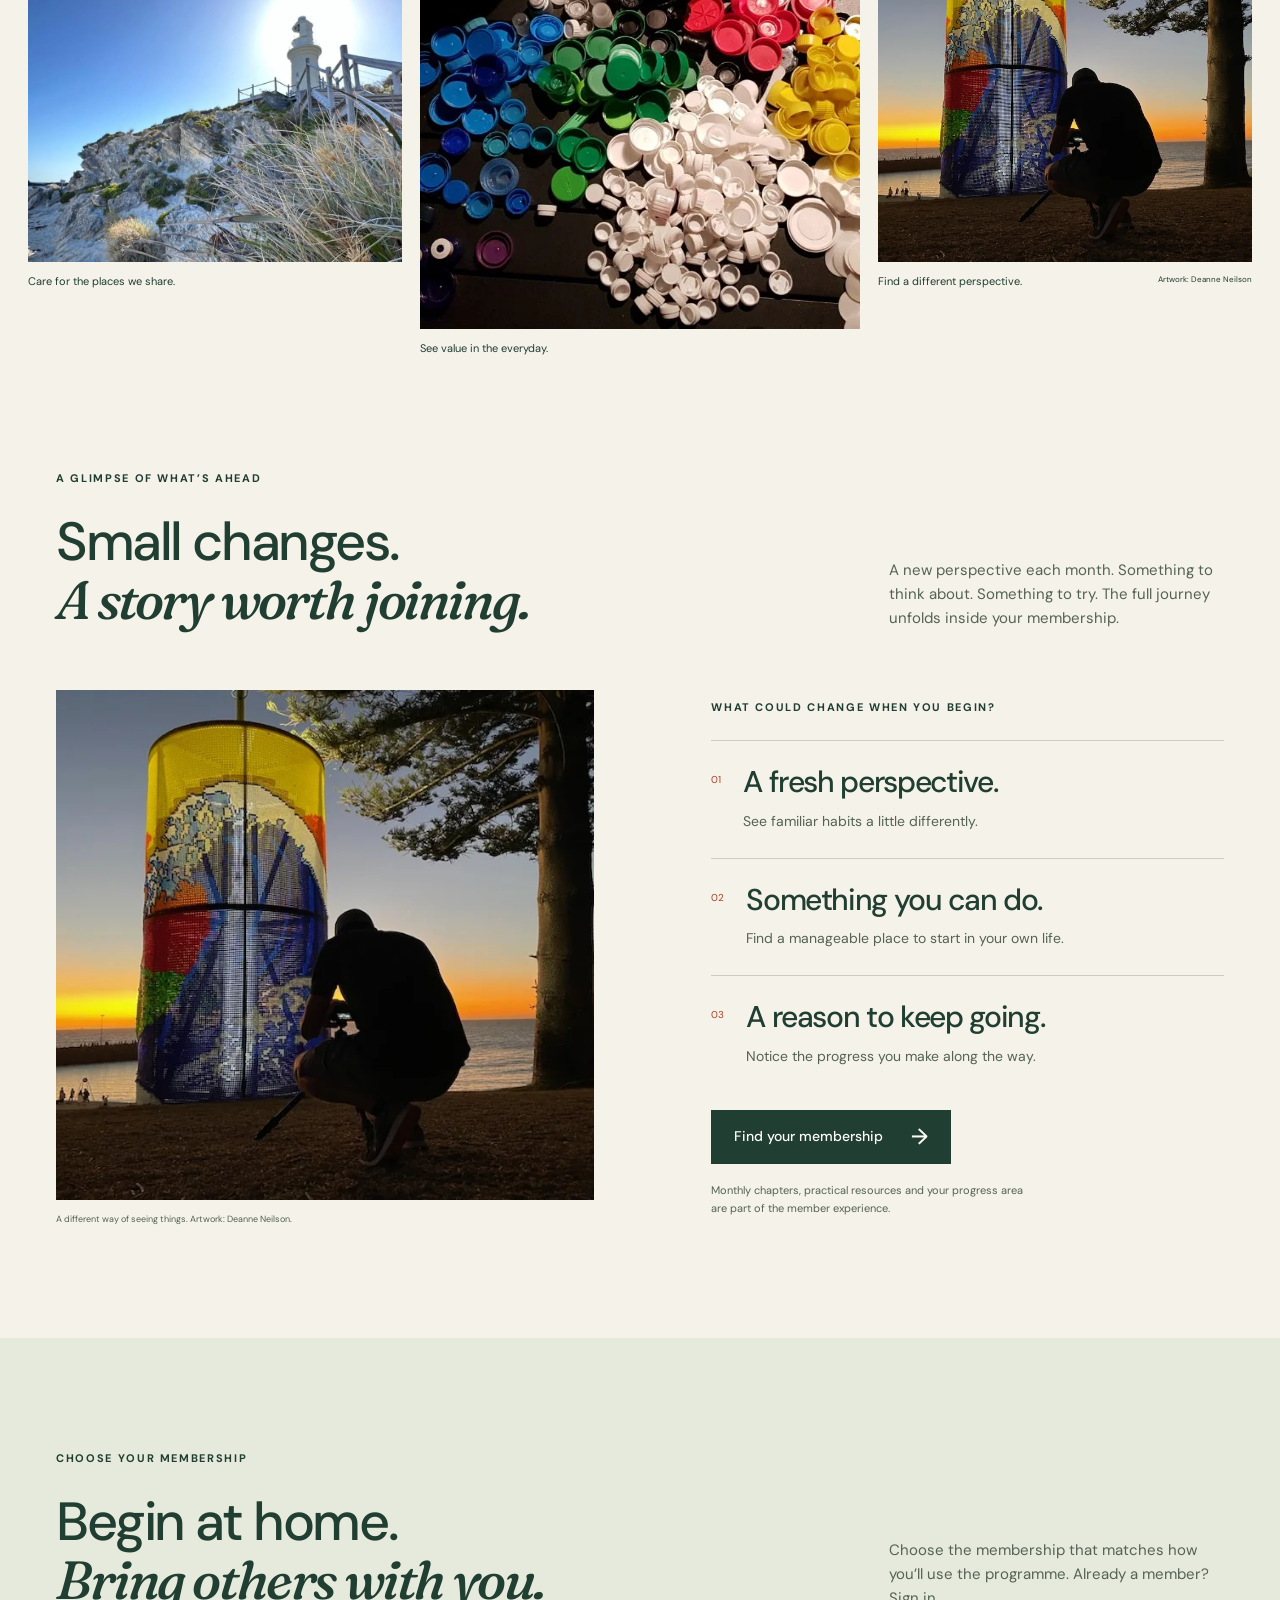
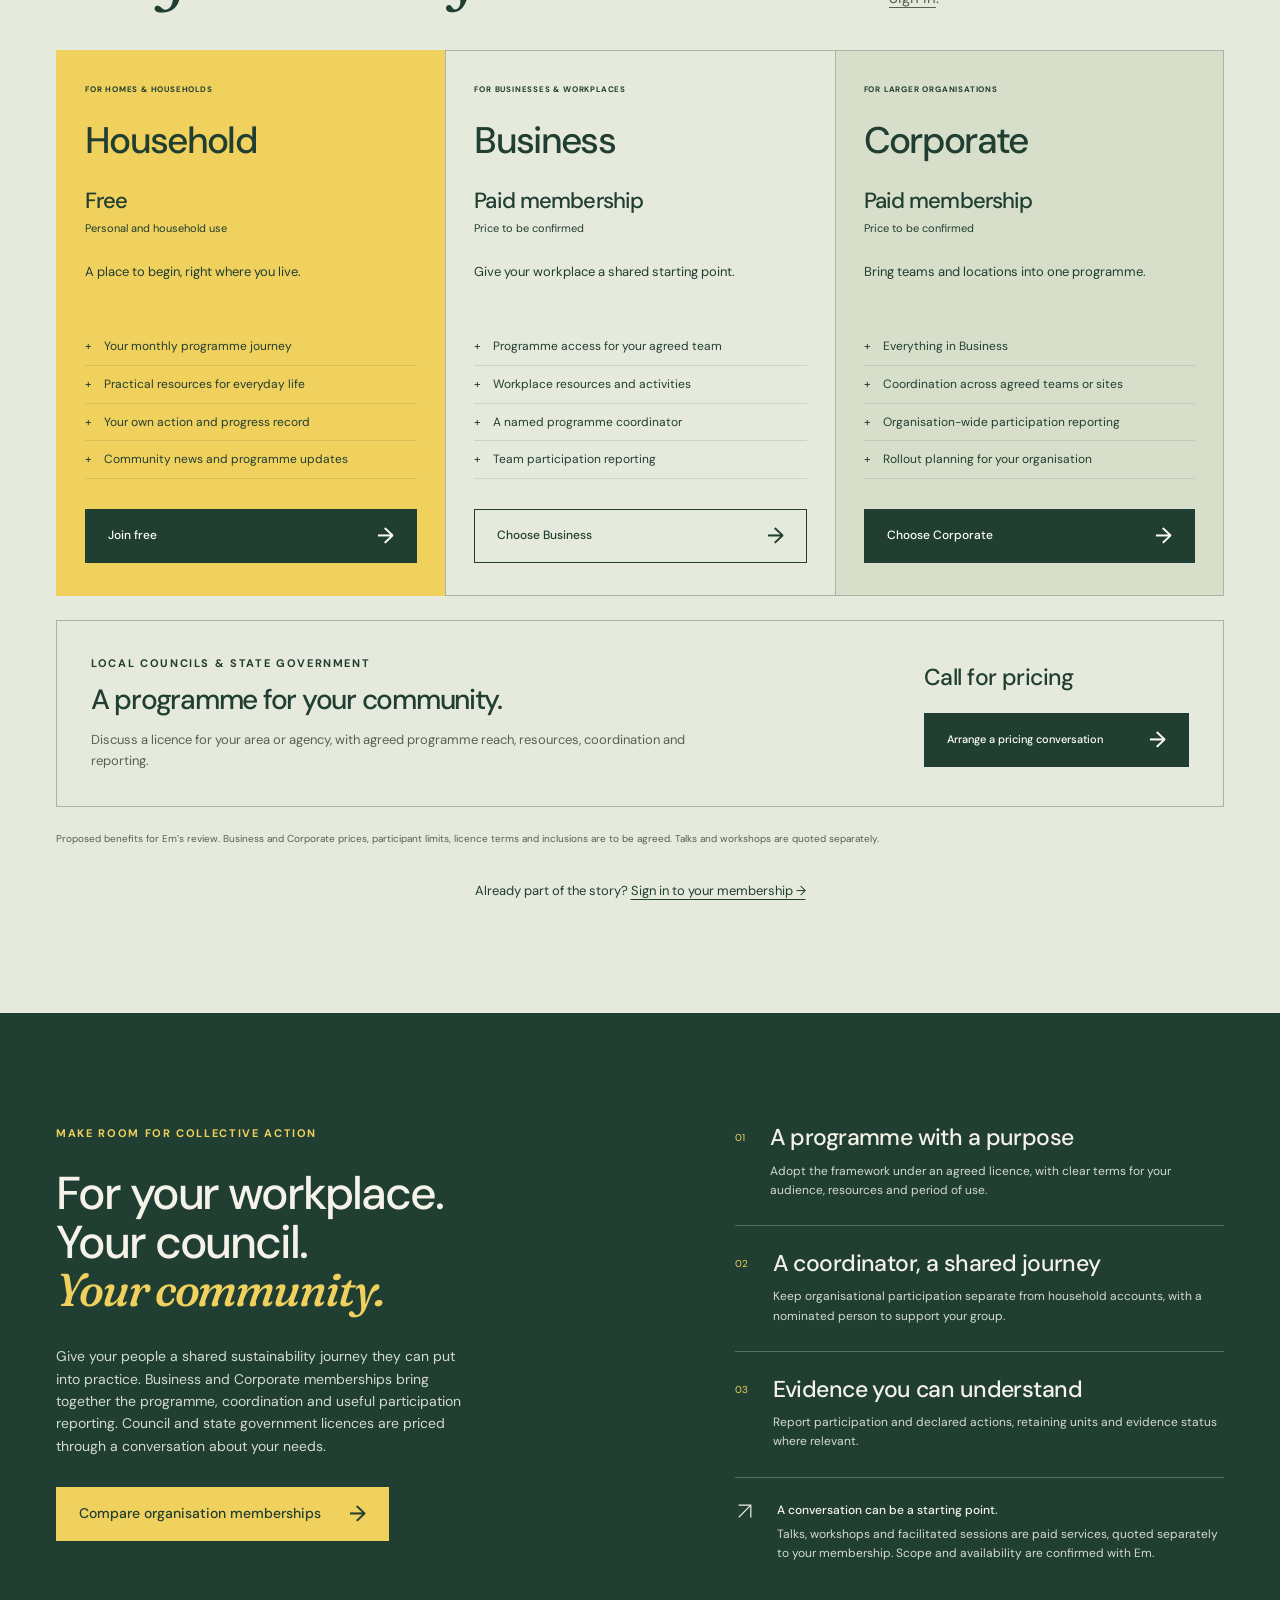
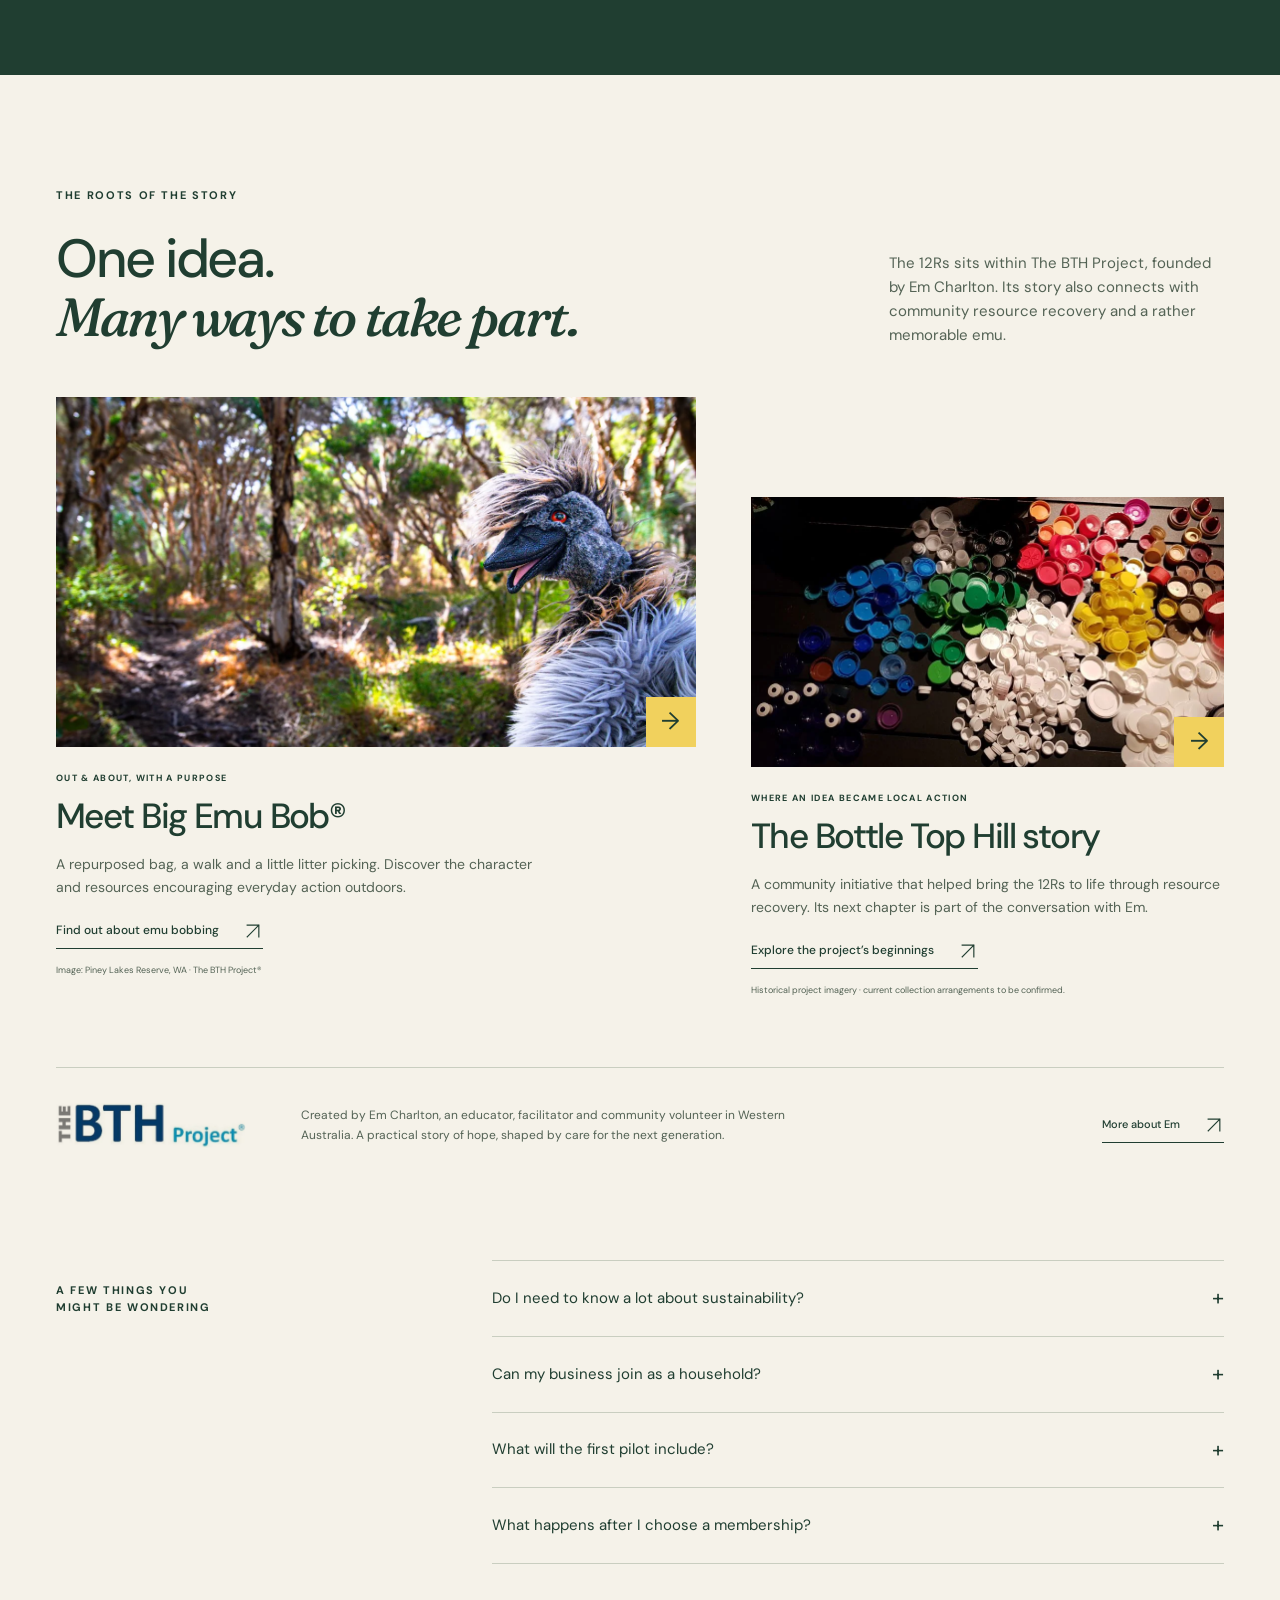
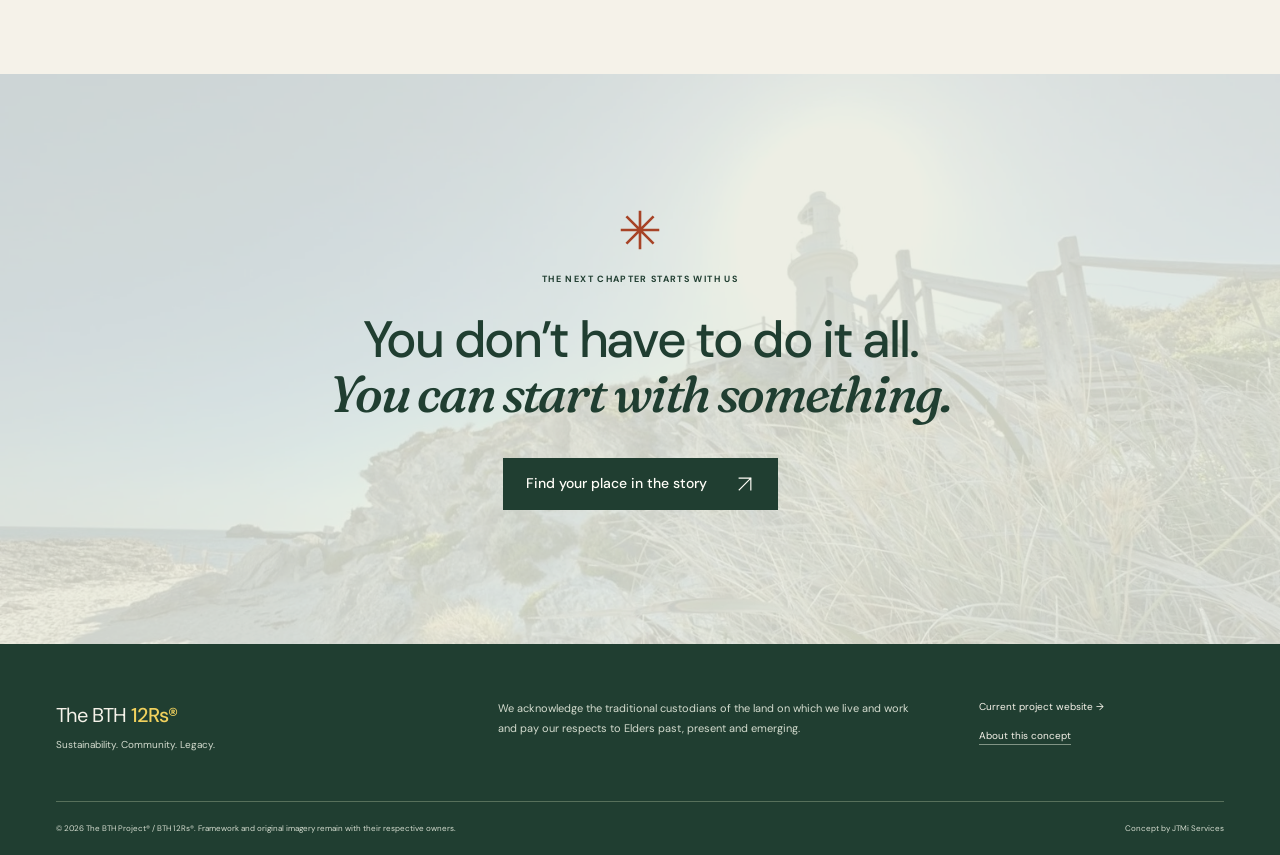
<file: concepts/the12rs/index.html>
<!doctype html>
<html lang="en-AU">
<head>
  <meta charset="utf-8"><meta name="viewport" content="width=device-width, initial-scale=1">
  <title>The 12Rs — A little action. A lot of hope.</title>
  <meta name="description" content="A concept for Em Charlton’s BTH 12Rs: a monthly sustainability journey for people, households and organisations.">
  <meta name="robots" content="noindex,nofollow"><meta name="theme-color" content="#203e31">
  <link rel="icon" type="image/svg+xml" href="favicon.svg">
  <link rel="preload" as="image" href="assets/coast.webp">
  <link rel="stylesheet" href="styles.css"><script src="app.js" defer></script>
</head>
<body>
<a class="skip" href="#main">Skip to content</a>
<div class="preview-note"><span class="preview-dot"></span> Concept preview <span class="preview-extra">for Em Charlton · The proposed 12Rs programme</span><a href="#join">Explore membership <svg class="arrow-icon" aria-hidden="true" viewBox="0 0 24 24"><path d="M5 19 19 5M5 5h14v14"/></svg></a></div>
<header class="site-header">
  <a class="brand" href="#" aria-label="The BTH 12Rs home"><img src="assets/12rs-logo.webp" width="218" height="93" alt="The BTH 12R’s"></a>
  <button class="menu-toggle" type="button" aria-expanded="false" aria-controls="main-nav">Menu <span aria-hidden="true">☰</span></button>
  <nav id="main-nav" aria-label="Main navigation"><a href="#programme">The 12Rs</a><a href="#story">Our story</a><a href="#join">Membership</a><a href="signin.html">Sign in</a><a class="nav-join" href="#join">Join the 12Rs <svg class="arrow-icon" aria-hidden="true" viewBox="0 0 24 24"><path d="M5 19 19 5M5 5h14v14"/></svg></a></nav>
</header>
<main id="main">
  <section class="hero wrap" aria-labelledby="hero-title">
    <div class="hero-copy"><p class="eyebrow">SUSTAINABILITY. COMMUNITY. LEGACY.</p><h1 id="hero-title">A little action.<br>A lot of <em>hope.</em></h1><p class="hero-lead">You care about the world we leave behind.<br>Let’s work out what we can do, together.</p><p class="hero-description">The BTH 12Rs is a monthly sustainability journey. One chapter at a time, turn good intentions into everyday actions — at home, at work and in your community.</p><div class="hero-actions"><a class="button button-dark" href="#join">Be part of the story <svg class="arrow-icon" aria-hidden="true" viewBox="0 0 24 24"><path d="M5 19 19 5M5 5h14v14"/></svg></a><a class="text-link" href="#programme">Explore the 12Rs <span aria-hidden="true">↓</span></a></div><div class="hero-footnote"><span class="little-sun" aria-hidden="true"><svg class="sun-icon" viewBox="0 0 48 48" aria-hidden="true"><path d="M24 2v44M2 24h44M8.5 8.5l31 31M8.5 39.5l31-31"/></svg></span><span>Created in Western Australia.<br>With a place for everyone.</span></div></div>
    <figure class="hero-photo"><img src="assets/coast.webp" width="1600" height="1067" alt="Waves washing around a lighthouse and rocky coast at sunset" fetchpriority="high"><figcaption>Everyday actions. A shared future.<span>Photo: Casia Charlie</span></figcaption><div class="hope-seal" aria-hidden="true"><span>BTH</span><strong>Be the<br>hope.</strong><span>START WHERE YOU ARE</span></div></figure>
  </section>
  <div class="chapter-ribbon teaser-ribbon" aria-label="Programme values"><span>Care for Country</span><i>·</i><span>Care for each other</span><i>·</i><span>Be the hope</span></div>

  <section class="introduction wrap" id="story">
    <p class="eyebrow">A STORY THAT STARTS WITH US</p><div><h2>Big questions.<br><em>Small, human beginnings.</em></h2><p>When sustainability feels overwhelming, it helps to have a place to start. Em Charlton created the BTH 12Rs to bring people together around a practical, shared way forward.</p><p>It begins with what we value, grows through what we learn, and comes to life in what we do. No need to have all the answers before you begin.</p><a class="text-link" href="#roots">Meet the project behind the programme <svg class="arrow-icon" aria-hidden="true" viewBox="0 0 24 24"><path d="M5 19 19 5M5 5h14v14"/></svg></a></div>
  </section>

  <section class="photo-story" aria-label="Images from The BTH Project"><figure><img src="assets/community.webp" alt="A path through coastal dunes under a bright Western Australian sky" width="1024" height="576" loading="lazy"><figcaption>Care for the places we share.</figcaption></figure><figure class="photo-story-middle"><img src="assets/bottletops.webp" alt="Recovered bottle tops sorted into groups by colour" width="1200" height="580" loading="lazy"><figcaption>See value in the everyday.</figcaption></figure><figure><img src="assets/sculpture.webp" alt="An illuminated coastal artwork beside the water at dusk" width="1000" height="750" loading="lazy"><figcaption>Find a different perspective.<small>Artwork: Deanne Neilson</small></figcaption></figure></section>

  <section class="programme section-space" id="programme">
    <div class="wrap section-heading"><div><p class="eyebrow">A GLIMPSE OF WHAT’S AHEAD</p><h2>Small changes.<br><em>A story worth joining.</em></h2></div><p>A new perspective each month. Something to think about. Something to try. The full journey unfolds inside your membership.</p></div>
    <div class="teaser-layout wrap"><figure><img src="assets/sculpture.webp" alt="A coastal artwork illuminated at dusk" width="1000" height="750" loading="lazy"><figcaption>A different way of seeing things. Artwork: Deanne Neilson.</figcaption></figure><div class="teaser-copy"><p class="tiny-label">WHAT COULD CHANGE WHEN YOU BEGIN?</p><article><span>01</span><div><h3>A fresh perspective.</h3><p>See familiar habits a little differently.</p></div></article><article><span>02</span><div><h3>Something you can do.</h3><p>Find a manageable place to start in your own life.</p></div></article><article><span>03</span><div><h3>A reason to keep going.</h3><p>Notice the progress you make along the way.</p></div></article><a class="button button-dark" href="#join">Find your membership <span aria-hidden="true">→</span></a><p class="teaser-caption">Monthly chapters, practical resources and your progress area are part of the member experience.</p></div></div>
  </section>

  <section class="join-section section-space" id="join"><div class="wrap"><div class="section-heading"><div><p class="eyebrow">CHOOSE YOUR MEMBERSHIP</p><h2>Begin at home.<br><em>Bring others with you.</em></h2></div><p>Choose the membership that matches how you’ll use the programme. Already a member? <a class="underlined" href="signin.html">Sign in</a>.</p></div>
    <div class="membership-plans">
      <article class="membership-plan household-plan"><p class="tiny-label">FOR HOMES &amp; HOUSEHOLDS</p><h3>Household</h3><p class="plan-price">Free<span>Personal and household use</span></p><p class="plan-description">A place to begin, right where you live.</p><ul><li>Your monthly programme journey</li><li>Practical resources for everyday life</li><li>Your own action and progress record</li><li>Community news and programme updates</li></ul><a class="button button-dark" href="signup.html?plan=household">Join free <span aria-hidden="true">→</span></a></article>
      <article class="membership-plan"><p class="tiny-label">FOR BUSINESSES &amp; WORKPLACES</p><h3>Business</h3><p class="plan-price">Paid membership<span>Price to be confirmed</span></p><p class="plan-description">Give your workplace a shared starting point.</p><ul><li>Programme access for your agreed team</li><li>Workplace resources and activities</li><li>A named programme coordinator</li><li>Team participation reporting</li></ul><a class="button button-outline" href="signup.html?plan=business">Choose Business <span aria-hidden="true">→</span></a></article>
      <article class="membership-plan corporate-plan"><p class="tiny-label">FOR LARGER ORGANISATIONS</p><h3>Corporate</h3><p class="plan-price">Paid membership<span>Price to be confirmed</span></p><p class="plan-description">Bring teams and locations into one programme.</p><ul><li>Everything in Business</li><li>Coordination across agreed teams or sites</li><li>Organisation-wide participation reporting</li><li>Rollout planning for your organisation</li></ul><a class="button button-dark" href="signup.html?plan=corporate">Choose Corporate <span aria-hidden="true">→</span></a></article>
    </div>
    <div class="government-membership"><div><p class="tiny-label">LOCAL COUNCILS &amp; STATE GOVERNMENT</p><h3>A programme for your community.</h3><p>Discuss a licence for your area or agency, with agreed programme reach, resources, coordination and reporting.</p></div><div><strong>Call for pricing</strong><a class="button button-dark" href="contact.html?type=government">Arrange a pricing conversation <span aria-hidden="true">→</span></a></div></div>
    <p class="join-note">Proposed benefits for Em’s review. Business and Corporate prices, participant limits, licence terms and inclusions are to be agreed. Talks and workshops are quoted separately.</p>
    <p class="membership-signin">Already part of the story? <a class="underlined" href="signin.html">Sign in to your membership →</a></p>
    </div></section>

  

  <section class="organisations section-space" id="organisations"><div class="wrap organisation-layout"><div><p class="eyebrow">MAKE ROOM FOR COLLECTIVE ACTION</p><h2>For your workplace.<br>Your council.<br><em>Your community.</em></h2><p>Give your people a shared sustainability journey they can put into practice. Business and Corporate memberships bring together the programme, coordination and useful participation reporting. Council and state government licences are priced through a conversation about your needs.</p><a class="button button-yellow" href="#join">Compare organisation memberships <span aria-hidden="true">→</span></a></div><div class="organisation-details"><article><span>01</span><div><h3>A programme with a purpose</h3><p>Adopt the framework under an agreed licence, with clear terms for your audience, resources and period of use.</p></div></article><article><span>02</span><div><h3>A coordinator, a shared journey</h3><p>Keep organisational participation separate from household accounts, with a nominated person to support your group.</p></div></article><article><span>03</span><div><h3>Evidence you can understand</h3><p>Report participation and declared actions, retaining units and evidence status where relevant.</p></div></article><div class="workshop-note"><svg class="arrow-icon" aria-hidden="true" viewBox="0 0 24 24"><path d="M5 19 19 5M5 5h14v14"/></svg><p><strong>A conversation can be a starting point.</strong>Talks, workshops and facilitated sessions are paid services, quoted separately to your membership. Scope and availability are confirmed with Em.</p></div></div></div></section>

  <section class="roots wrap section-space" id="roots"><div class="section-heading"><div><p class="eyebrow">THE ROOTS OF THE STORY</p><h2>One idea.<br><em>Many ways to take part.</em></h2></div><p>The 12Rs sits within The BTH Project, founded by Em Charlton. Its story also connects with community resource recovery and a rather memorable emu.</p></div><div class="roots-stories"><article class="root-bob"><a href="https://bigemubob.com.au/" target="_blank" rel="noopener"><div class="root-image"><img src="assets/bob.webp" alt="Big Emu Bob on a sunlit woodland path at Piney Lakes Reserve" width="1400" height="934" loading="lazy"><span class="image-link" aria-hidden="true">→</span></div><p class="tiny-label">OUT &amp; ABOUT, WITH A PURPOSE</p><h3>Meet Big Emu Bob®</h3></a><p>A repurposed bag, a walk and a little litter picking. Discover the character and resources encouraging everyday action outdoors.</p><a class="text-link" href="https://bigemubob.com.au/" target="_blank" rel="noopener">Find out about emu bobbing <svg class="arrow-icon" aria-hidden="true" viewBox="0 0 24 24"><path d="M5 19 19 5M5 5h14v14"/></svg></a><small>Image: Piney Lakes Reserve, WA · The BTH Project®</small></article><article class="root-bottletops"><a href="https://the12rs.com/bottle-top-hill/" target="_blank" rel="noopener"><div class="root-image"><img src="assets/bottletops.webp" alt="A colourful collection of sorted bottle tops from Bottle Top Hill" width="1200" height="580" loading="lazy"><span class="image-link" aria-hidden="true">→</span></div><p class="tiny-label">WHERE AN IDEA BECAME LOCAL ACTION</p><h3>The Bottle Top Hill story</h3></a><p>A community initiative that helped bring the 12Rs to life through resource recovery. Its next chapter is part of the conversation with Em.</p><a class="text-link" href="https://the12rs.com/bottle-top-hill/" target="_blank" rel="noopener">Explore the project’s beginnings <svg class="arrow-icon" aria-hidden="true" viewBox="0 0 24 24"><path d="M5 19 19 5M5 5h14v14"/></svg></a><small>Historical project imagery · current collection arrangements to be confirmed.</small></article></div><div class="founder-note"><img src="assets/project-logo.webp" alt="The BTH Project" width="320" height="82" loading="lazy"><p>Created by Em Charlton, an educator, facilitator and community volunteer in Western Australia. A practical story of hope, shaped by care for the next generation.</p><a class="text-link" href="https://the12rs.com/about-the-bth-project/" target="_blank" rel="noopener">More about Em <svg class="arrow-icon" aria-hidden="true" viewBox="0 0 24 24"><path d="M5 19 19 5M5 5h14v14"/></svg></a></div></section>

  <section class="questions wrap"><p class="eyebrow">A FEW THINGS YOU MIGHT BE WONDERING</p><div class="question-list"><details><summary>Do I need to know a lot about sustainability?<span aria-hidden="true">+</span></summary><p>The proposed journey is designed to give you a manageable place to begin, with a theme to explore each month. You can bring curiosity and build from there.</p></details><details><summary>Can my business join as a household?<span aria-hidden="true">+</span></summary><p>Free Household membership is for personal and household use. Businesses and larger organisations choose Business or Corporate membership. Local councils and state government discuss pricing directly. A single coordinator does not make organisational use a household membership.</p></details><details><summary>What will the first pilot include?<span aria-hidden="true">+</span></summary><p>The proposal recommends a shared starting group and three monthly chapters, with resources and simple check-ins. Content, participants, fees and dates need to be agreed before the pilot opens.</p></details><details><summary>What happens after I choose a membership?<span aria-hidden="true">+</span></summary><p>Households follow the free sign-up route. Business and Corporate memberships lead from sign-up to a payment review page. Councils and state government arrange a pricing conversation. This concept previews those steps; it does not create accounts or take payments.</p></details></div></section>
  <section class="closing"><div class="wrap"><span class="little-sun" aria-hidden="true"><svg class="sun-icon" viewBox="0 0 48 48" aria-hidden="true"><path d="M24 2v44M2 24h44M8.5 8.5l31 31M8.5 39.5l31-31"/></svg></span><p class="eyebrow">THE NEXT CHAPTER STARTS WITH US</p><h2>You don’t have to do it all.<br><em>You can start with something.</em></h2><a class="button button-dark" href="#join">Find your place in the story <svg class="arrow-icon" aria-hidden="true" viewBox="0 0 24 24"><path d="M5 19 19 5M5 5h14v14"/></svg></a></div><img src="assets/community.webp" alt="Open sky above the coastal dunes" width="1024" height="576" loading="lazy"></section>
</main>
<footer><div class="wrap footer-main"><div><a class="footer-brand" href="#">The BTH <strong>12Rs®</strong></a><p>Sustainability. Community. Legacy.</p></div><p>We acknowledge the traditional custodians of the land on which we live and work and pay our respects to Elders past, present and emerging.</p><div class="footer-links"><a href="https://the12rs.com/" target="_blank" rel="noopener">Current project website →</a><button type="button" data-about>About this concept</button></div></div><div class="wrap footer-bottom"><p>© 2026 The BTH Project® / BTH 12Rs®. Framework and original imagery remain with their respective owners.</p><span>Concept by JTMi Services</span></div></footer>



<dialog id="about-dialog" aria-labelledby="about-title"><button class="dialog-close" type="button" aria-label="Close concept details">×</button><p class="eyebrow">DESIGN &amp; EXPERIENCE PREVIEW</p><h2 id="about-title">About this concept</h2><p>Prepared for Em Charlton by JTMi Services, 16 November 2026. It demonstrates a teaser-led programme website, Household, Business and Corporate memberships, government pricing enquiries, and sample sign-up, sign-in and payment pages.</p><p>All photography and original artwork are drawn from the current The BTH Project website. Coastal sunset photo: Casia Charlie. Coastal sculpture: Deanne Neilson. Big Emu Bob image: Piney Lakes Reserve, WA. Framework: The BTH Project® / BTH 12Rs®.</p><p>The full framework and chapter material are not included in this concept. Proposed benefits and copy are for Em’s review. No real registrations, authentication, payments or licensing approvals are active. No personal form details are stored or sent.</p><p>View the <a href="asset-sources.json" target="_blank">image source record</a> or <a href="https://the12rs.com/" target="_blank" rel="noopener">current project site</a>.</p></dialog>
</body></html>
</file>
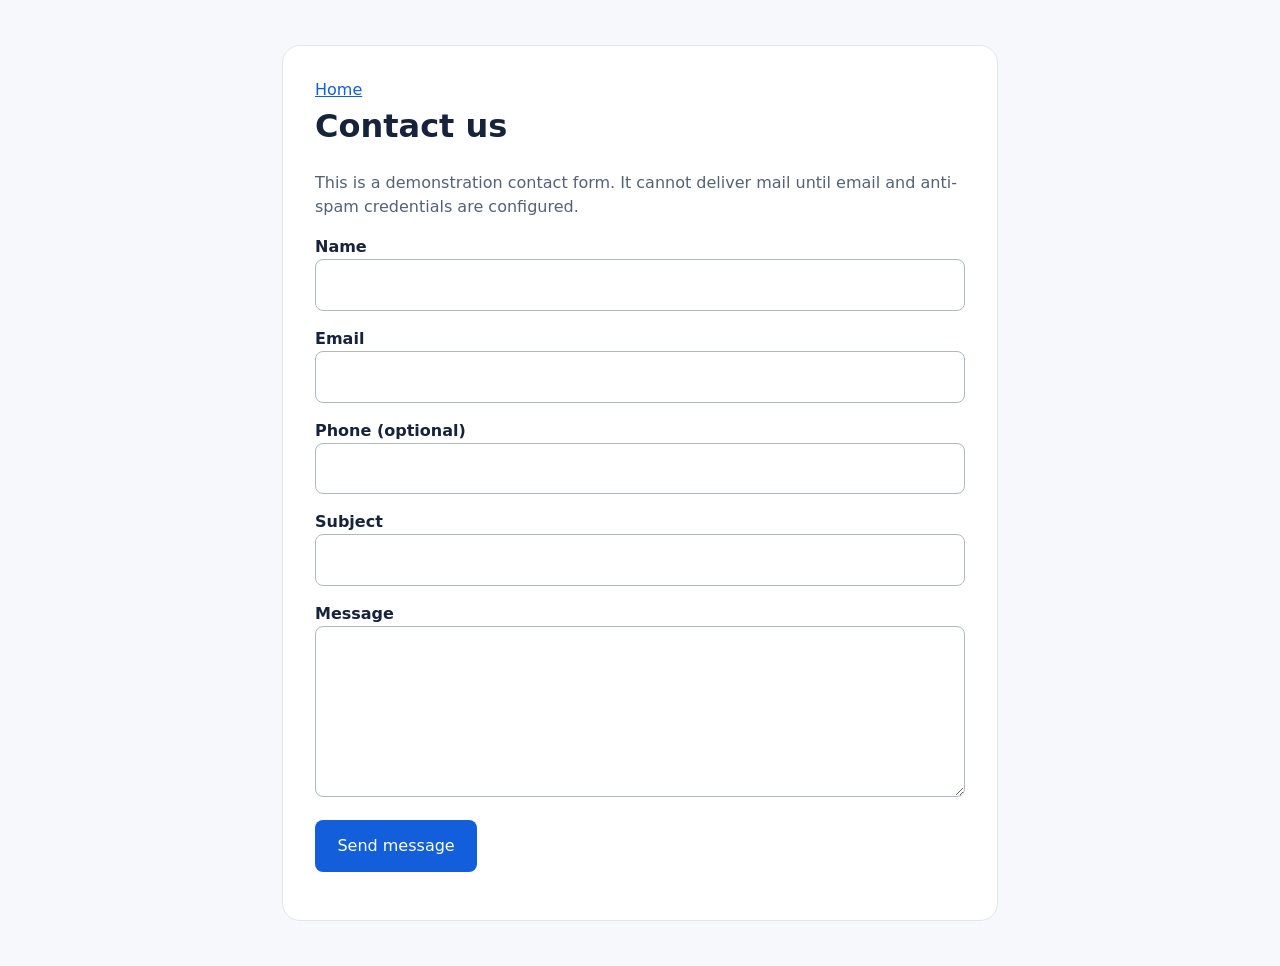
<file: contact.html>
<!doctype html>
<html lang="en"><head><meta charset="utf-8"><meta name="viewport" content="width=device-width,initial-scale=1"><title>Contact | Cloudflare Lab</title>
<style>body{font:16px/1.5 system-ui,sans-serif;margin:0;background:#f7f8fb;color:#17233b}main{max-width:650px;margin:5vh auto;padding:2rem;background:white;border:1px solid #e1e5ec;border-radius:18px}h1{margin-top:0}label{display:block;font-weight:600;margin-top:1rem}input,textarea{font:inherit;width:100%;box-sizing:border-box;padding:.8rem;border:1px solid #aeb8c8;border-radius:8px}button{background:#135fdb;color:white;border:0;border-radius:8px;padding:.85rem 1.4rem;margin-top:1rem;font:inherit;cursor:pointer}button:disabled{opacity:.5}#status{margin-top:1rem}a{color:#135fdb}.hint{color:#536276}</style></head><body><main><a href="/">Home</a><h1>Contact us</h1><p class="hint">This is a demonstration contact form. It cannot deliver mail until email and anti-spam credentials are configured.</p>
<form id="contact" method="post" action="/api/contact">
<label for="name">Name</label><input id="name" name="name" autocomplete="name" maxlength="120" required>
<label for="email">Email</label><input id="email" name="email" type="email" autocomplete="email" maxlength="254" required>
<label for="phone">Phone (optional)</label><input id="phone" name="phone" type="tel" autocomplete="tel" maxlength="40">
<label for="subject">Subject</label><input id="subject" name="subject" maxlength="150" required>
<label for="message">Message</label><textarea id="message" name="message" rows="6" maxlength="5000" required></textarea>
<input type="text" name="website" tabindex="-1" autocomplete="off" aria-hidden="true" style="position:absolute;left:-9999px" aria-label="Leave blank">
<div id="turnstile" class="cf-turnstile" data-sitekey="0x4AAAAAAGH3avBSalKNvEY4" data-action="contact"></div>
<button type="submit">Send message</button><p id="status" role="status" aria-live="polite"></p></form></main>
<script src="https://challenges.cloudflare.com/turnstile/v0/api.js" async defer></script>
<script>
const form=document.querySelector('#contact'),status=document.querySelector('#status'),button=form.querySelector('button');
form.addEventListener('submit',async e=>{e.preventDefault();button.disabled=true;status.textContent='Sending…';try{const response=await fetch(form.action,{method:'POST',body:new FormData(form),headers:{Accept:'application/json'}});const data=await response.json();if(!response.ok)throw Error(data.error||'Unable to send.');status.textContent='Your message has been sent.';form.reset();}catch(err){status.textContent=err.message; }finally{button.disabled=false;if(window.turnstile)turnstile.reset();}});
</script></body></html>
</file>
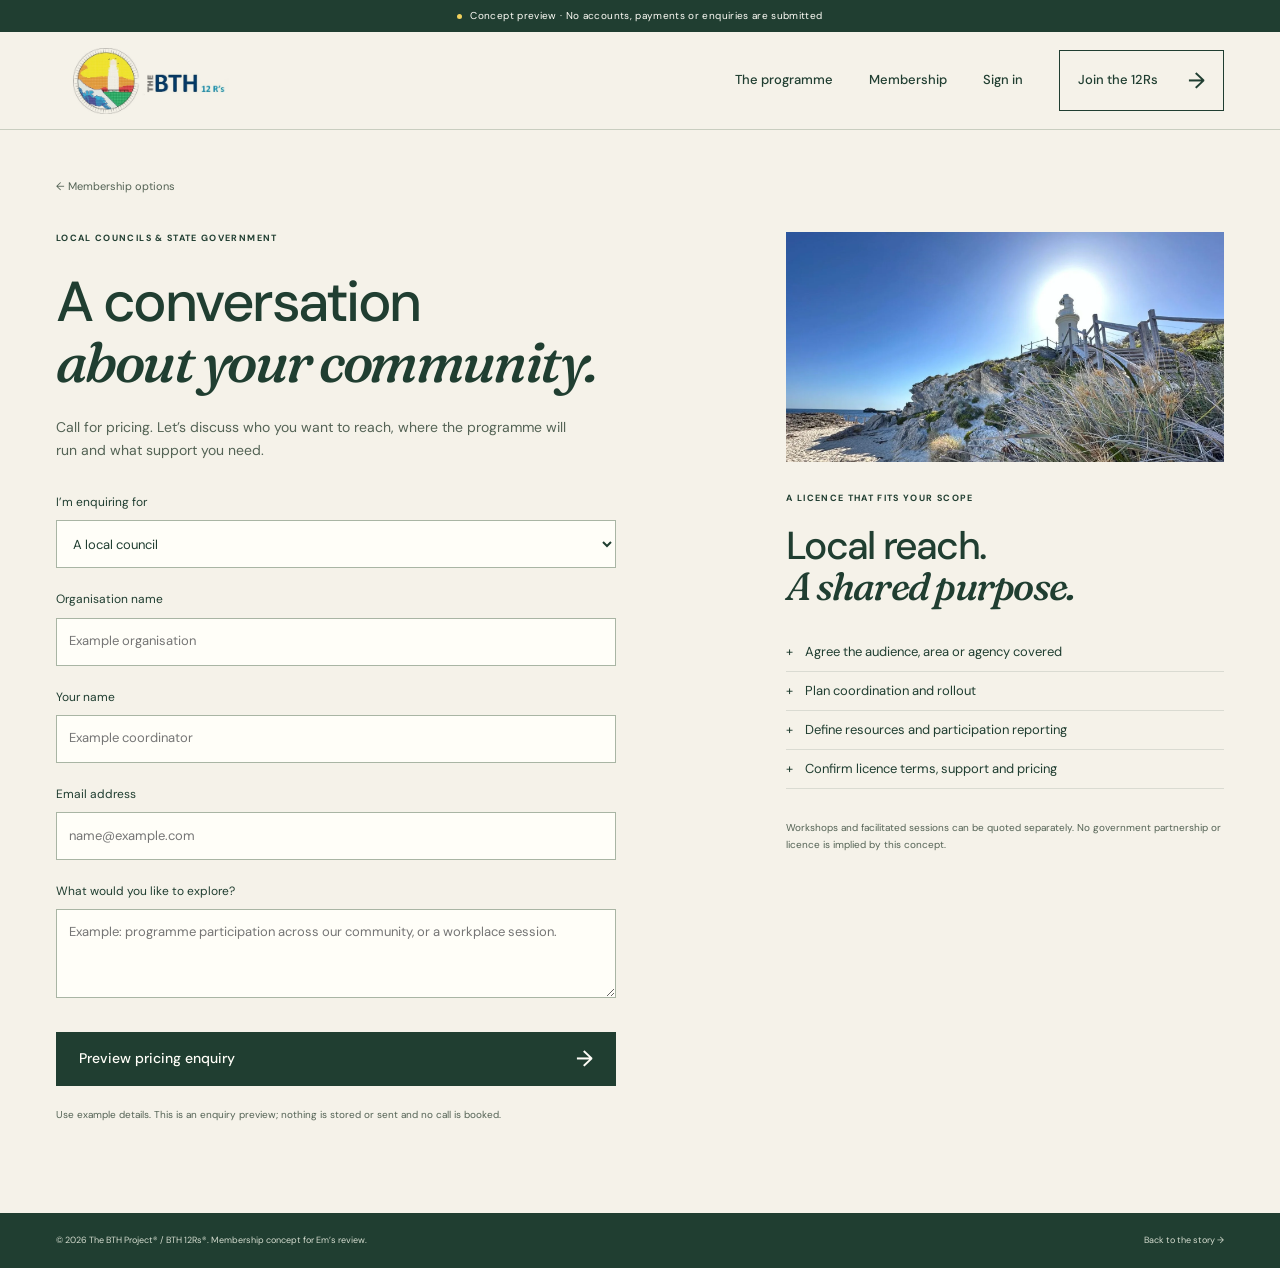
<file: concepts/the12rs/contact.html>
<!doctype html><html lang="en-AU"><head><meta charset="utf-8"><meta name="viewport" content="width=device-width,initial-scale=1"><title>Council and organisation pricing — The BTH 12Rs</title><meta name="robots" content="noindex,nofollow"><meta name="theme-color" content="#203e31"><link rel="icon" href="favicon.svg" type="image/svg+xml"><link rel="stylesheet" href="styles.css"><script src="app.js" defer></script></head><body><a class="skip" href="#main">Skip to content</a><div class="preview-note"><span class="preview-dot"></span>Concept preview · No accounts, payments or enquiries are submitted</div><header class="site-header"><a class="brand" href="index.html" aria-label="The BTH 12Rs home"><img src="assets/12rs-logo.webp" width="218" height="93" alt="The BTH 12R’s"></a><button class="menu-toggle" type="button" aria-expanded="false" aria-controls="main-nav">Menu <span aria-hidden="true">☰</span></button><nav id="main-nav" aria-label="Main navigation"><a href="index.html#programme">The programme</a><a href="index.html#join">Membership</a><a href="signin.html">Sign in</a><a class="nav-join" href="index.html#join">Join the 12Rs <span aria-hidden="true">→</span></a></nav></header><main id="main" class="wrap account-main"><a class="back-link" href="index.html#join">← Membership options</a><div class="account-layout"><section><p class="eyebrow">LOCAL COUNCILS &amp; STATE GOVERNMENT</p><h1 class="account-heading">A conversation<br><em>about your community.</em></h1><p class="account-intro">Call for pricing. Let’s discuss who you want to reach, where the programme will run and what support you need.</p><form id="pricing-form" class="account-form"><label for="enquiry-type">I’m enquiring for</label><select id="enquiry-type"><option value="council">A local council</option><option value="state">State government</option><option value="business">A business</option><option value="corporate">A larger organisation</option><option value="other">A school, community group or other organisation</option></select><label for="enquiry-organisation">Organisation name</label><input id="enquiry-organisation" required placeholder="Example organisation" autocomplete="off"><label for="enquiry-name">Your name</label><input id="enquiry-name" required placeholder="Example coordinator" autocomplete="off"><label for="enquiry-email">Email address</label><input id="enquiry-email" type="email" required placeholder="name@example.com" autocomplete="off"><label for="enquiry-scope">What would you like to explore?</label><textarea id="enquiry-scope" rows="3" maxlength="600" placeholder="Example: programme participation across our community, or a workplace session."></textarea><button class="button button-dark" type="submit">Preview pricing enquiry <span aria-hidden="true">→</span></button><p class="form-demo-note">Use example details. This is an enquiry preview; nothing is stored or sent and no call is booked.</p></form><div id="pricing-result" hidden role="status"><p class="result-mark" aria-hidden="true">✓</p><h2>Your enquiry preview is ready.</h2><p>In the live service, Em would receive your request and arrange a conversation about programme scope, licensing and pricing.</p><p class="form-demo-note">No enquiry has been sent in this concept.</p><a class="button button-dark" href="index.html#join">Back to memberships <span aria-hidden="true">→</span></a></div></section><aside class="pricing-aside"><img src="assets/community.webp" alt="Coastal dunes and open sky" width="1024" height="576"><p class="tiny-label">A LICENCE THAT FITS YOUR SCOPE</p><h2>Local reach.<br><em>A shared purpose.</em></h2><ul><li>Agree the audience, area or agency covered</li><li>Plan coordination and rollout</li><li>Define resources and participation reporting</li><li>Confirm licence terms, support and pricing</li></ul><p class="concept-caption">Workshops and facilitated sessions can be quoted separately. No government partnership or licence is implied by this concept.</p></aside></div></main><footer class="account-footer"><div class="wrap footer-bottom"><p>© 2026 The BTH Project® / BTH 12Rs®. Membership concept for Em’s review.</p><a href="index.html">Back to the story →</a></div></footer></body></html>
</file>
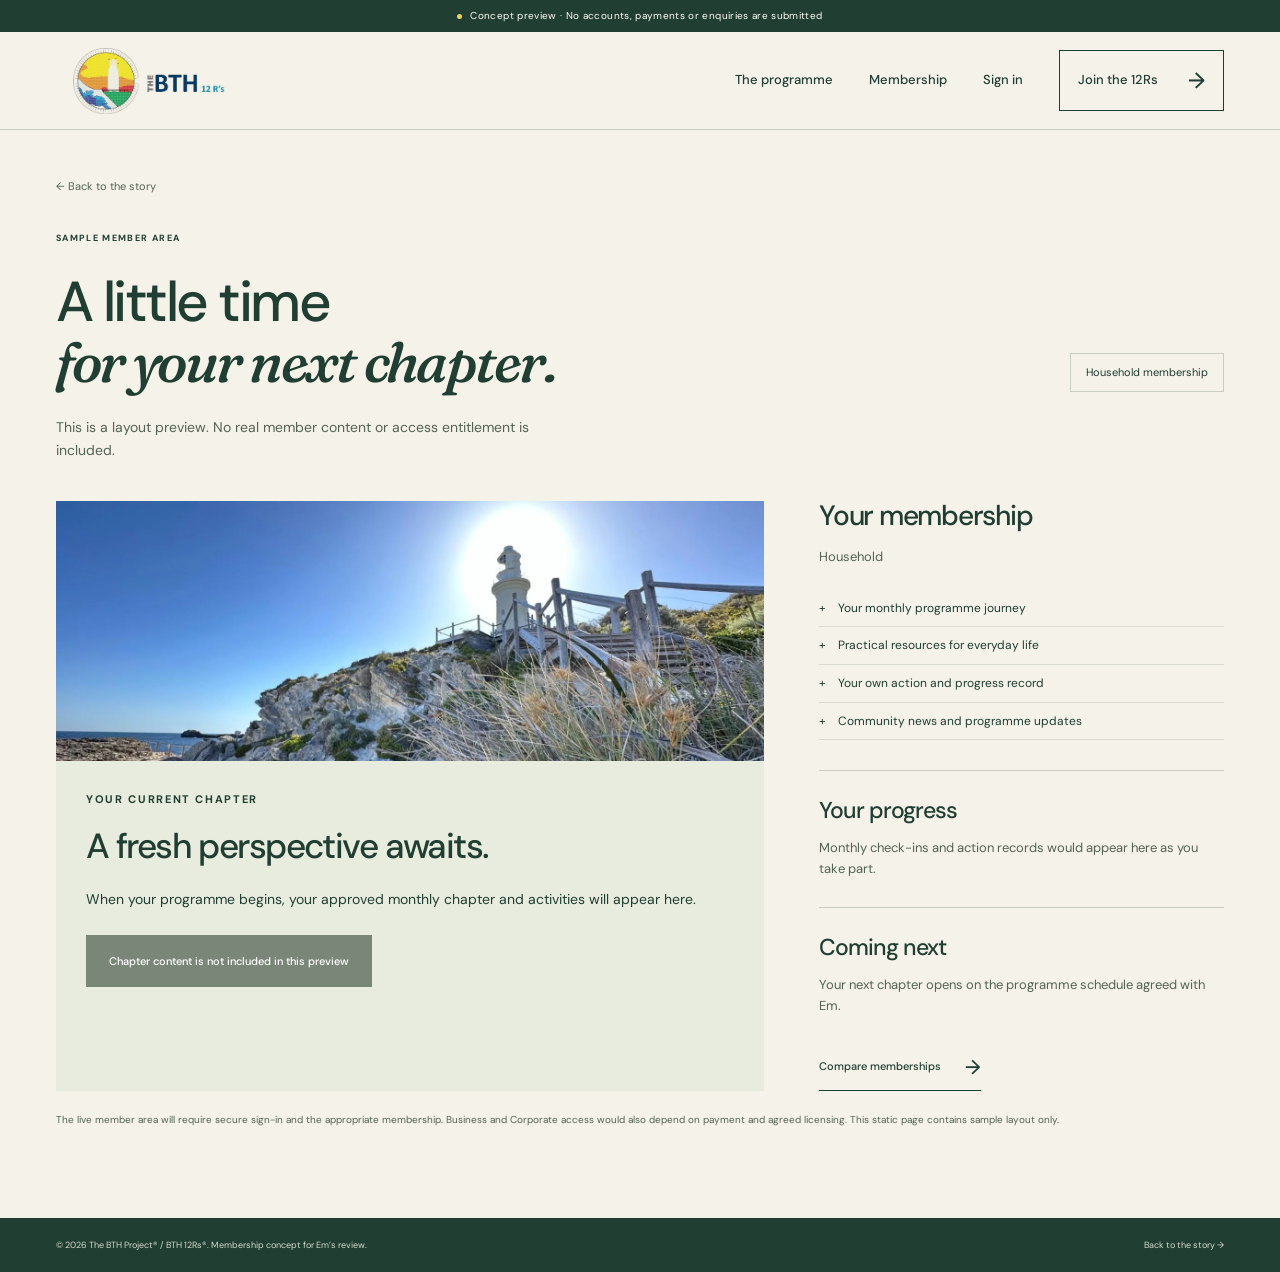
<file: concepts/the12rs/members.html>
<!doctype html><html lang="en-AU"><head><meta charset="utf-8"><meta name="viewport" content="width=device-width,initial-scale=1"><title>Member area preview — The BTH 12Rs</title><meta name="robots" content="noindex,nofollow"><meta name="theme-color" content="#203e31"><link rel="icon" href="favicon.svg" type="image/svg+xml"><link rel="stylesheet" href="styles.css"><script src="app.js" defer></script></head><body><a class="skip" href="#main">Skip to content</a><div class="preview-note"><span class="preview-dot"></span>Concept preview · No accounts, payments or enquiries are submitted</div><header class="site-header"><a class="brand" href="index.html" aria-label="The BTH 12Rs home"><img src="assets/12rs-logo.webp" width="218" height="93" alt="The BTH 12R’s"></a><button class="menu-toggle" type="button" aria-expanded="false" aria-controls="main-nav">Menu <span aria-hidden="true">☰</span></button><nav id="main-nav" aria-label="Main navigation"><a href="index.html#programme">The programme</a><a href="index.html#join">Membership</a><a href="signin.html">Sign in</a><a class="nav-join" href="index.html#join">Join the 12Rs <span aria-hidden="true">→</span></a></nav></header><main id="main" class="wrap account-main"><a class="back-link" href="index.html">← Back to the story</a><div class="member-welcome"><div><p class="eyebrow">SAMPLE MEMBER AREA</p><h1 class="account-heading">A little time<br><em>for your next chapter.</em></h1></div><span class="member-plan-tag"><span data-plan-name>Household</span> membership</span></div><p class="account-intro">This is a layout preview. No real member content or access entitlement is included.</p><div class="member-preview-grid"><article class="member-current"><img src="assets/community.webp" alt="A path through coastal dunes" width="1024" height="576"><div><p class="tiny-label">YOUR CURRENT CHAPTER</p><h2>A fresh perspective awaits.</h2><p>When your programme begins, your approved monthly chapter and activities will appear here.</p><button class="button button-dark" type="button" disabled>Chapter content is not included in this preview</button></div></article><aside class="member-preview-sidebar"><h2>Your membership</h2><p data-plan-name>Household</p><ul data-plan-benefits></ul><hr><h3>Your progress</h3><p>Monthly check-ins and action records would appear here as you take part.</p><hr><h3>Coming next</h3><p>Your next chapter opens on the programme schedule agreed with Em.</p><a class="text-link" href="index.html#join">Compare memberships <span aria-hidden="true">→</span></a></aside></div><p class="form-demo-note">The live member area will require secure sign-in and the appropriate membership. Business and Corporate access would also depend on payment and agreed licensing. This static page contains sample layout only.</p></main><footer class="account-footer"><div class="wrap footer-bottom"><p>© 2026 The BTH Project® / BTH 12Rs®. Membership concept for Em’s review.</p><a href="index.html">Back to the story →</a></div></footer></body></html>
</file>
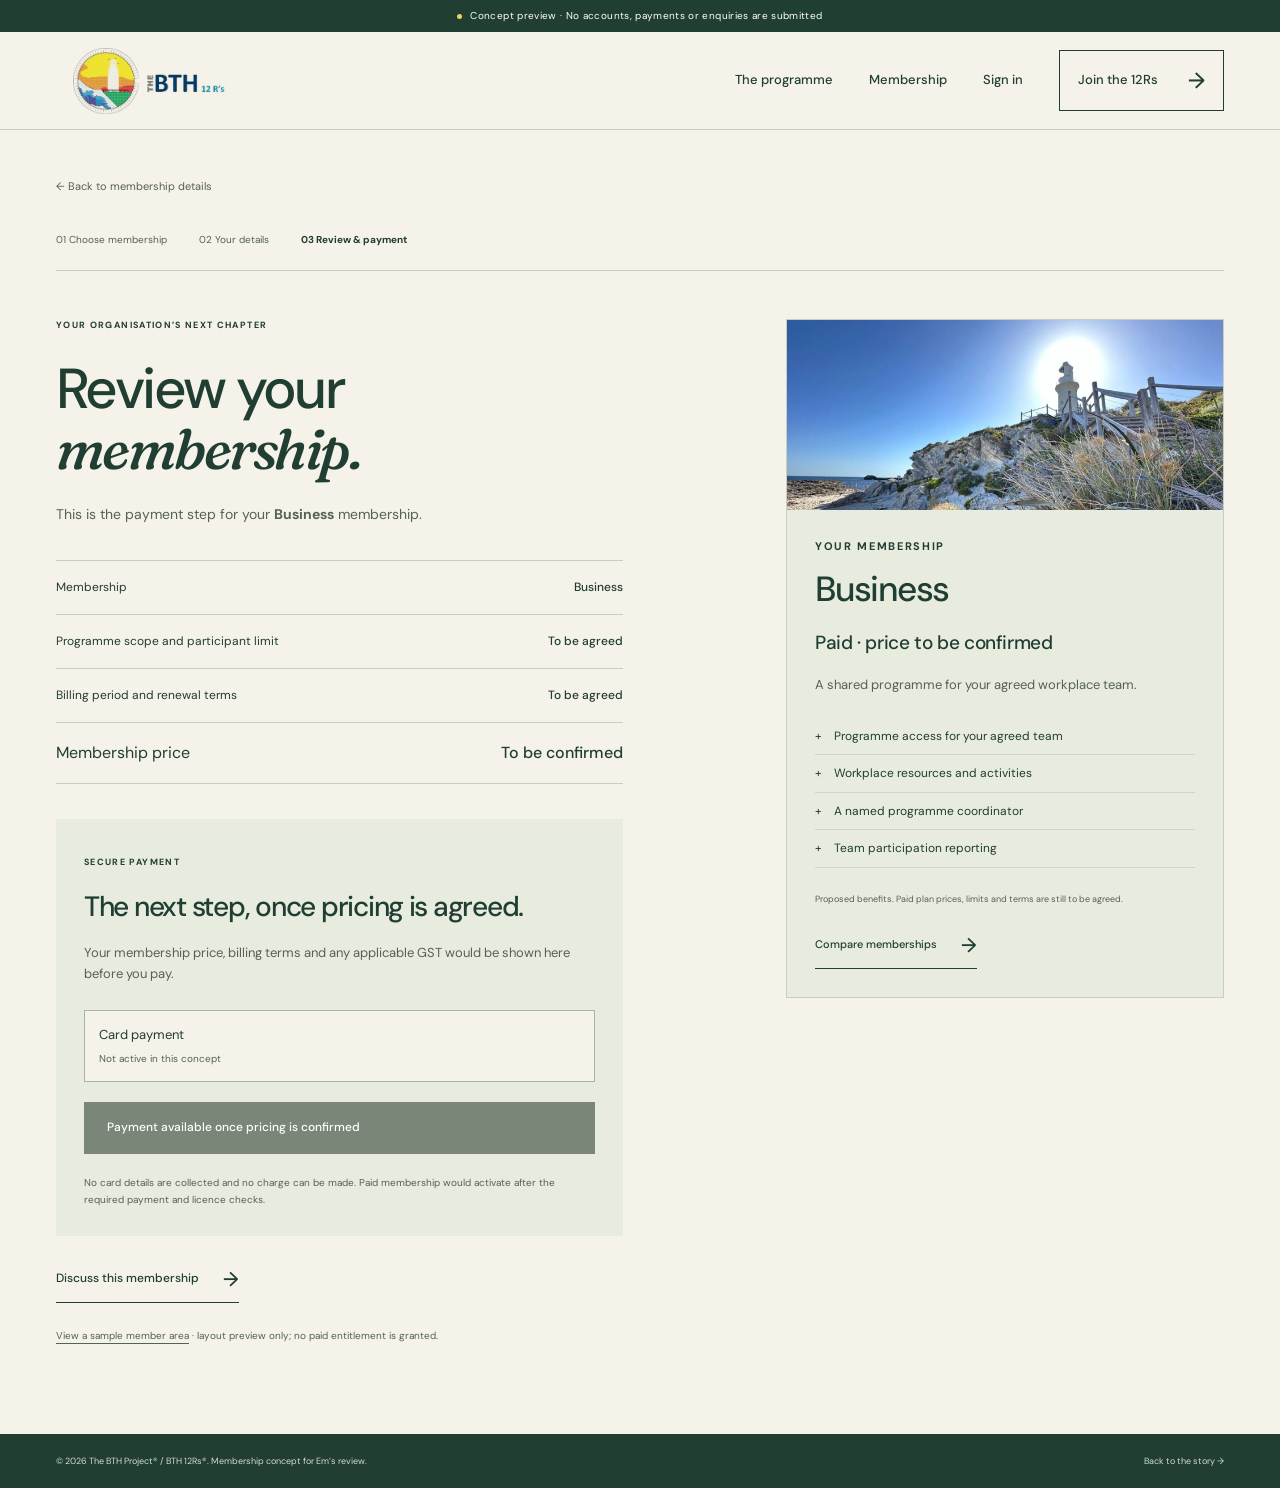
<file: concepts/the12rs/payment.html>
<!doctype html><html lang="en-AU"><head><meta charset="utf-8"><meta name="viewport" content="width=device-width,initial-scale=1"><title>Membership payment — The BTH 12Rs</title><meta name="robots" content="noindex,nofollow"><meta name="theme-color" content="#203e31"><link rel="icon" href="favicon.svg" type="image/svg+xml"><link rel="stylesheet" href="styles.css"><script src="app.js" defer></script></head><body><a class="skip" href="#main">Skip to content</a><div class="preview-note"><span class="preview-dot"></span>Concept preview · No accounts, payments or enquiries are submitted</div><header class="site-header"><a class="brand" href="index.html" aria-label="The BTH 12Rs home"><img src="assets/12rs-logo.webp" width="218" height="93" alt="The BTH 12R’s"></a><button class="menu-toggle" type="button" aria-expanded="false" aria-controls="main-nav">Menu <span aria-hidden="true">☰</span></button><nav id="main-nav" aria-label="Main navigation"><a href="index.html#programme">The programme</a><a href="index.html#join">Membership</a><a href="signin.html">Sign in</a><a class="nav-join" href="index.html#join">Join the 12Rs <span aria-hidden="true">→</span></a></nav></header><main id="main" class="wrap account-main"><a class="back-link" id="payment-back" href="signup.html?plan=business">← Back to membership details</a><ol class="journey-steps" aria-label="Joining steps"><li>01 Choose membership</li><li>02 Your details</li><li aria-current="step">03 Review &amp; payment</li></ol><div class="account-layout"><section><p class="eyebrow">YOUR ORGANISATION’S NEXT CHAPTER</p><h1 class="account-heading">Review your<br><em>membership.</em></h1><p class="account-intro">This is the payment step for your <strong data-plan-name>Business</strong> membership.</p><div class="order-review"><div><span>Membership</span><strong data-plan-name>Business</strong></div><div><span>Programme scope and participant limit</span><strong>To be agreed</strong></div><div><span>Billing period and renewal terms</span><strong>To be agreed</strong></div><div class="order-total"><span>Membership price</span><strong>To be confirmed</strong></div></div><div class="payment-preview"><span class="tiny-label">SECURE PAYMENT</span><h2>The next step, once pricing is agreed.</h2><p>Your membership price, billing terms and any applicable GST would be shown here before you pay.</p><div class="payment-method" aria-label="Planned payment method">Card payment <span>Not active in this concept</span></div><button type="button" class="button button-dark" disabled>Payment available once pricing is confirmed</button><p class="form-demo-note">No card details are collected and no charge can be made. Paid membership would activate after the required payment and licence checks.</p></div><a class="text-link" id="payment-question" href="contact.html?type=business">Discuss this membership <span aria-hidden="true">→</span></a><p class="concept-caption"><a class="underlined" id="member-layout-link" href="members.html?plan=business">View a sample member area</a> · layout preview only; no paid entitlement is granted.</p></section><aside class="account-summary"><img src="assets/community.webp" alt="A path through coastal dunes" width="1024" height="576"><div><p class="tiny-label">YOUR MEMBERSHIP</p><h2 data-plan-name>Household</h2><p class="summary-price" data-plan-price>Free</p><p data-plan-description>Your own monthly sustainability journey.</p><ul data-plan-benefits></ul><p class="concept-caption">Proposed benefits. Paid plan prices, limits and terms are still to be agreed.</p><a class="text-link" href="index.html#join">Compare memberships <span aria-hidden="true">→</span></a></div></aside></div></main><footer class="account-footer"><div class="wrap footer-bottom"><p>© 2026 The BTH Project® / BTH 12Rs®. Membership concept for Em’s review.</p><a href="index.html">Back to the story →</a></div></footer></body></html>
</file>
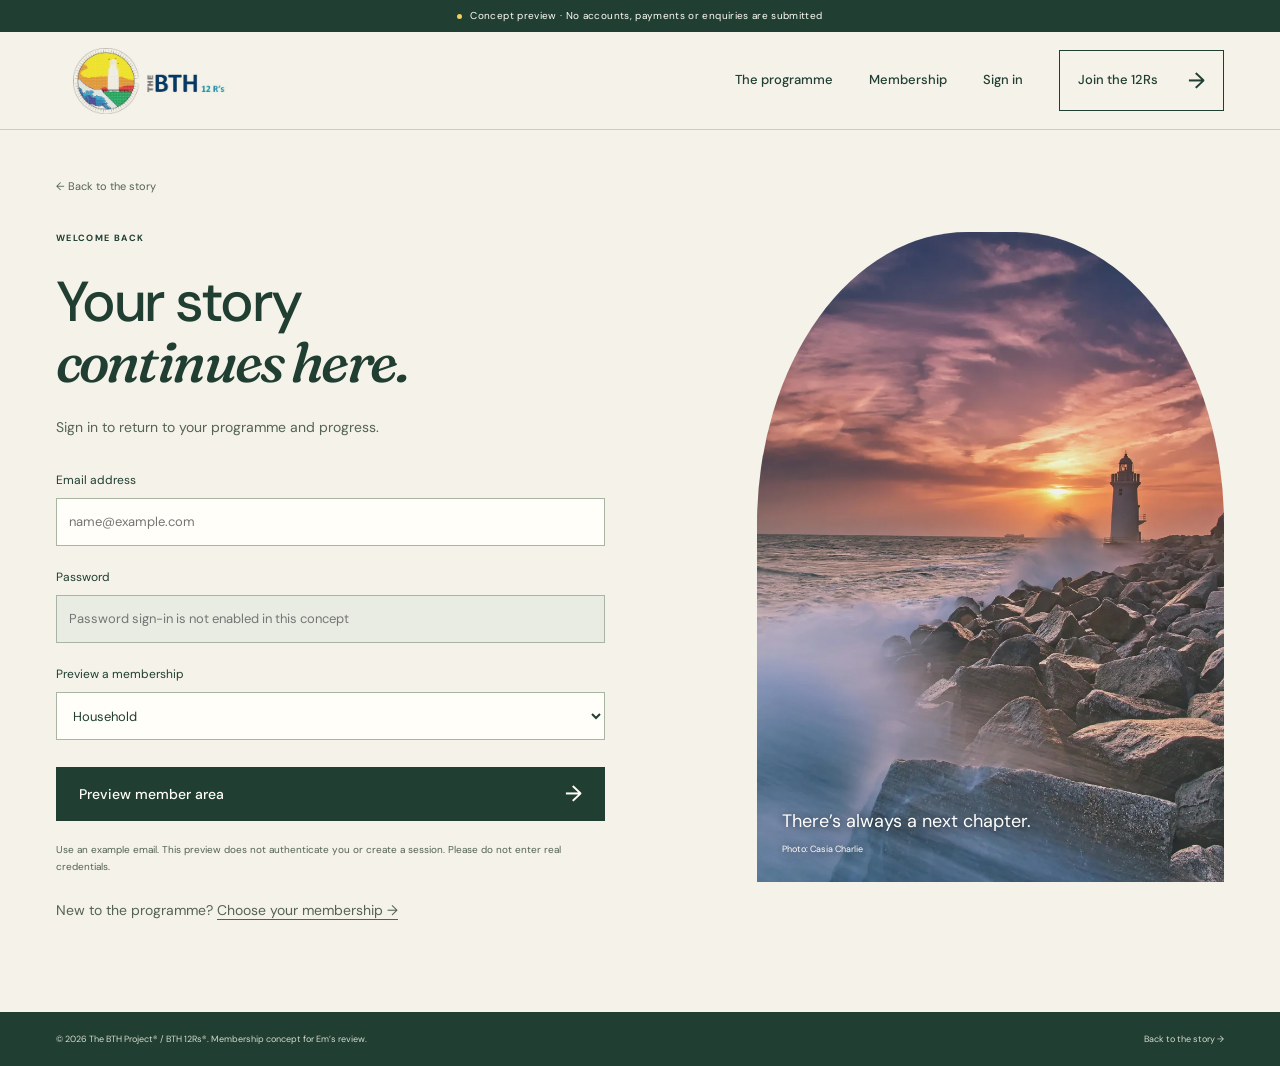
<file: concepts/the12rs/signin.html>
<!doctype html><html lang="en-AU"><head><meta charset="utf-8"><meta name="viewport" content="width=device-width,initial-scale=1"><title>Sign in — The BTH 12Rs</title><meta name="robots" content="noindex,nofollow"><meta name="theme-color" content="#203e31"><link rel="icon" href="favicon.svg" type="image/svg+xml"><link rel="stylesheet" href="styles.css"><script src="app.js" defer></script></head><body><a class="skip" href="#main">Skip to content</a><div class="preview-note"><span class="preview-dot"></span>Concept preview · No accounts, payments or enquiries are submitted</div><header class="site-header"><a class="brand" href="index.html" aria-label="The BTH 12Rs home"><img src="assets/12rs-logo.webp" width="218" height="93" alt="The BTH 12R’s"></a><button class="menu-toggle" type="button" aria-expanded="false" aria-controls="main-nav">Menu <span aria-hidden="true">☰</span></button><nav id="main-nav" aria-label="Main navigation"><a href="index.html#programme">The programme</a><a href="index.html#join">Membership</a><a href="signin.html">Sign in</a><a class="nav-join" href="index.html#join">Join the 12Rs <span aria-hidden="true">→</span></a></nav></header><main id="main" class="wrap account-main"><a class="back-link" href="index.html">← Back to the story</a><div class="signin-layout"><section><p class="eyebrow">WELCOME BACK</p><h1 class="account-heading">Your story<br><em>continues here.</em></h1><p class="account-intro">Sign in to return to your programme and progress.</p><form id="signin-form" class="account-form"><label for="signin-email">Email address</label><input id="signin-email" type="email" required autocomplete="off" placeholder="name@example.com"><label for="signin-password">Password</label><input id="signin-password" type="password" disabled placeholder="Password sign-in is not enabled in this concept"><label for="signin-plan">Preview a membership</label><select id="signin-plan"><option value="household">Household</option><option value="business">Business</option><option value="corporate">Corporate</option></select><button class="button button-dark" type="submit">Preview member area <span aria-hidden="true">→</span></button><p class="form-demo-note">Use an example email. This preview does not authenticate you or create a session. Please do not enter real credentials.</p></form><p class="account-intro">New to the programme? <a class="underlined" href="index.html#join">Choose your membership →</a></p></section><figure class="signin-image"><img src="assets/coast.webp" alt="A coastal lighthouse at sunset" width="1600" height="1067"><figcaption>There’s always a next chapter.<small>Photo: Casia Charlie</small></figcaption></figure></div></main><footer class="account-footer"><div class="wrap footer-bottom"><p>© 2026 The BTH Project® / BTH 12Rs®. Membership concept for Em’s review.</p><a href="index.html">Back to the story →</a></div></footer></body></html>
</file>
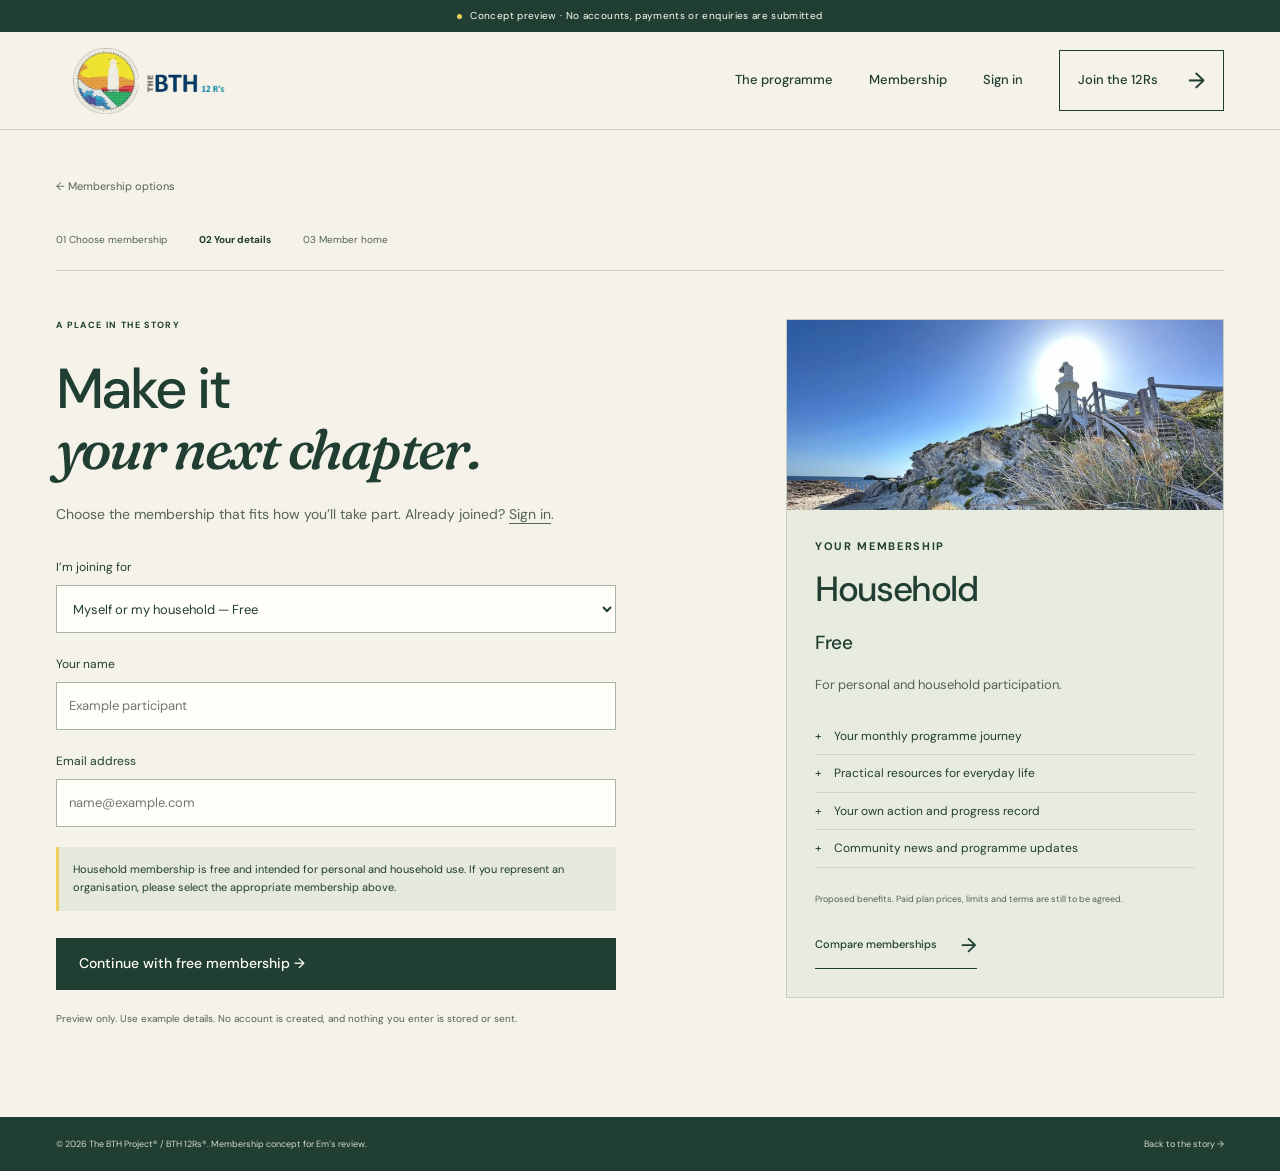
<file: concepts/the12rs/signup.html>
<!doctype html><html lang="en-AU"><head><meta charset="utf-8"><meta name="viewport" content="width=device-width,initial-scale=1"><title>Join the 12Rs — The BTH 12Rs</title><meta name="robots" content="noindex,nofollow"><meta name="theme-color" content="#203e31"><link rel="icon" href="favicon.svg" type="image/svg+xml"><link rel="stylesheet" href="styles.css"><script src="app.js" defer></script></head><body><a class="skip" href="#main">Skip to content</a><div class="preview-note"><span class="preview-dot"></span>Concept preview · No accounts, payments or enquiries are submitted</div><header class="site-header"><a class="brand" href="index.html" aria-label="The BTH 12Rs home"><img src="assets/12rs-logo.webp" width="218" height="93" alt="The BTH 12R’s"></a><button class="menu-toggle" type="button" aria-expanded="false" aria-controls="main-nav">Menu <span aria-hidden="true">☰</span></button><nav id="main-nav" aria-label="Main navigation"><a href="index.html#programme">The programme</a><a href="index.html#join">Membership</a><a href="signin.html">Sign in</a><a class="nav-join" href="index.html#join">Join the 12Rs <span aria-hidden="true">→</span></a></nav></header><main id="main" class="wrap account-main"><a class="back-link" href="index.html#join">← Membership options</a><ol class="journey-steps" aria-label="Joining steps"><li>01 Choose membership</li><li aria-current="step">02 Your details</li><li id="next-step-label">03 Member home</li></ol><div class="account-layout"><section><p class="eyebrow">A PLACE IN THE STORY</p><h1 class="account-heading">Make it<br><em>your next chapter.</em></h1><p class="account-intro">Choose the membership that fits how you’ll take part. Already joined? <a class="underlined" href="signin.html">Sign in</a>.</p><form id="signup-form" class="account-form"><label for="membership-plan">I’m joining for</label><select id="membership-plan" required><option value="household">Myself or my household — Free</option><option value="business">A business — Paid membership</option><option value="corporate">A larger organisation — Corporate membership</option><option value="council">A local council — Call for pricing</option><option value="state">State government — Call for pricing</option></select><div id="signup-fields"><div id="signup-organisation" hidden><label for="organisation-name">Organisation name</label><input id="organisation-name" autocomplete="off" placeholder="Example organisation"><label for="coordinator-role">Your role</label><input id="coordinator-role" autocomplete="off" placeholder="Example: programme coordinator"></div><label for="signup-name" id="signup-name-label">Your name</label><input id="signup-name" required autocomplete="off" placeholder="Example participant"><label for="signup-email">Email address</label><input id="signup-email" type="email" required autocomplete="off" placeholder="name@example.com"><p id="signup-route-note" class="route-explanation">Household membership is free and intended for personal and household use.</p><button class="button button-dark" type="submit" id="signup-submit">Continue with free membership <span aria-hidden="true">→</span></button></div><div id="government-route" hidden><p class="route-explanation">Council and state government participation is priced to suit the proposed programme. Arrange a conversation with Em about scope and licensing.</p><a class="button button-dark" id="government-link" href="contact.html?type=council">Arrange a pricing conversation <span aria-hidden="true">→</span></a></div><p class="form-demo-note">Preview only. Use example details. No account is created, and nothing you enter is stored or sent.</p></form></section><aside class="account-summary"><img src="assets/community.webp" alt="A path through coastal dunes" width="1024" height="576"><div><p class="tiny-label">YOUR MEMBERSHIP</p><h2 data-plan-name>Household</h2><p class="summary-price" data-plan-price>Free</p><p data-plan-description>Your own monthly sustainability journey.</p><ul data-plan-benefits></ul><p class="concept-caption">Proposed benefits. Paid plan prices, limits and terms are still to be agreed.</p><a class="text-link" href="index.html#join">Compare memberships <span aria-hidden="true">→</span></a></div></aside></div></main><footer class="account-footer"><div class="wrap footer-bottom"><p>© 2026 The BTH Project® / BTH 12Rs®. Membership concept for Em’s review.</p><a href="index.html">Back to the story →</a></div></footer></body></html>
</file>
<file: concepts/the12rs/styles.css>
@font-face{font-family:DM Sans;src:url('assets/dm-sans-400.ttf') format('truetype');font-weight:400;font-style:normal;font-display:swap}
@font-face{font-family:DM Sans;src:url('assets/dm-sans-500.ttf') format('truetype');font-weight:500 600;font-style:normal;font-display:swap}
@font-face{font-family:DM Sans;src:url('assets/dm-sans-700.ttf') format('truetype');font-weight:700;font-style:normal;font-display:swap}
@font-face{font-family:Fraunces;src:url('assets/fraunces-italic-500.ttf') format('truetype');font-weight:500;font-style:italic;font-display:swap}
:root{--paper:#f5f2e9;--ink:#203e31;--green:#234d39;--yellow:#f1d15d;--line:#c9cec0;--muted:#546355;--white:#fffef8;--rust:#a74326;--serif:Fraunces,Georgia,serif;--sans:'DM Sans',Arial,sans-serif}
*{box-sizing:border-box}html{scroll-behavior:smooth;scroll-padding-top:110px}body{margin:0;background:var(--paper);color:var(--ink);font:16px/1.6 var(--sans);-webkit-font-smoothing:antialiased}button,input,select,textarea{font:inherit}button,a{-webkit-tap-highlight-color:transparent}a{color:inherit;text-decoration:none}button{color:inherit;cursor:pointer}img{display:block;max-width:100%;height:auto}figure,p{margin:0}h1,h2,h3{font-weight:500;margin:0;line-height:1.06;letter-spacing:-.045em}h1{font-size:clamp(58px,6.3vw,94px)}h2{font-size:clamp(38px,4.2vw,62px)}h3{font-size:28px}em{font-family:var(--serif);font-weight:500}p+p{margin-top:18px}.wrap{width:min(1320px,calc(100% - 112px));margin:auto}.section-space{padding-block:112px}.eyebrow,.tiny-label{font-size:11px;letter-spacing:.15em;font-weight:700;line-height:1.5}.eyebrow{margin-bottom:27px}.text-link{font-size:14px;font-weight:600;display:inline-flex;gap:24px;align-items:center;border-bottom:1px solid var(--ink);padding:7px 0}.text-link span{font-size:20px}.button{min-height:52px;padding:15px 22px;display:inline-flex;align-items:center;justify-content:space-between;gap:28px;border:1px solid transparent;font-weight:500;font-size:14px;line-height:1.4;border-radius:0;transition:background .2s,transform .2s}.button span{font-size:22px;line-height:1}.button:hover{transform:translateY(-2px)}.button-dark{background:var(--ink);color:var(--white)}.button-dark:hover{background:#345a42}.button-outline{border-color:var(--ink);background:transparent}.button-outline:hover{background:#e2e7d7}.button-yellow{background:var(--yellow);color:var(--ink)}.button-yellow:hover{background:#ffe08a}.button-small{min-height:46px;padding:11px 16px;font-size:12px}.skip{position:fixed;top:-100px;left:16px;background:white;padding:15px;z-index:100}.skip:focus{top:10px}:focus-visible{outline:3px solid var(--rust);outline-offset:5px}button:focus-visible{outline-offset:4px}[hidden]{display:none!important}
.preview-note{height:32px;background:var(--ink);color:var(--white);font-size:10px;letter-spacing:.035em;display:flex;align-items:center;justify-content:center;gap:8px}.preview-dot{width:5px;height:5px;border-radius:50%;background:var(--yellow)}.preview-note a{margin-left:30px;border-bottom:1px solid #819485}.site-header{height:98px;display:flex;align-items:center;justify-content:space-between;padding:0 56px;border-bottom:1px solid var(--line);background:var(--paper)}.brand{width:190px;display:block}.brand img{mix-blend-mode:multiply;width:100%;height:66px;object-fit:contain}.site-header nav{display:flex;gap:36px;align-items:center;font-size:13px;font-weight:500}.site-header nav a:not(.nav-join):hover{border-bottom:1px solid}.nav-join{border:1px solid var(--ink);padding:12px 18px;display:flex;gap:30px;align-items:center}.nav-join span{font-size:22px}.menu-toggle{display:none}
.hero{display:grid;grid-template-columns:1.04fr 1fr;gap:6%;padding-block:62px 70px;align-items:center}.hero-copy{padding-block:18px}.hero .eyebrow{font-size:10px;letter-spacing:.2em}.hero h1{margin-left:-4px}.hero h1 em{position:relative}.hero h1 em:after{content:'';height:10px;background:var(--yellow);position:absolute;bottom:4px;left:0;right:0;z-index:-1;transform:rotate(-2deg)}.hero-lead{font-size:19px;line-height:1.5;letter-spacing:-.02em;margin-top:28px}.hero-description{font-size:14px;line-height:1.75;max-width:400px;margin-top:19px;color:var(--muted)}.hero-actions{display:flex;gap:24px;align-items:center;flex-wrap:wrap;margin-top:32px}.hero-actions .text-link{font-size:12px;border:0}.hero-footnote{display:flex;gap:15px;align-items:center;margin-top:34px;font-size:10px;line-height:1.5;letter-spacing:.02em}.little-sun{color:var(--rust);font-size:48px;line-height:1}.hero-photo{position:relative;height:595px;isolation:isolate}.hero-photo>img{width:100%;height:100%;object-fit:cover;object-position:60% 50%;border-radius:45% 45% 0 0}.hero-photo:after{content:'';position:absolute;bottom:0;left:0;right:0;height:28%;background:linear-gradient(transparent,#112c2380);z-index:0}.hero-photo figcaption{position:absolute;bottom:24px;left:27px;right:22px;color:#fff;z-index:1;font-size:14px;letter-spacing:-.02em}.hero-photo figcaption span{display:block;font-size:9px;margin-top:4px;opacity:.9}.hope-seal{position:absolute;right:-22px;top:45px;transform:rotate(9deg);width:142px;height:142px;border-radius:50%;background:var(--yellow);display:flex;flex-direction:column;align-items:center;justify-content:center;box-shadow:0 0 0 6px var(--paper);z-index:2;text-align:center}.hope-seal strong{font-family:var(--serif);font-style:italic;font-size:27px;line-height:1.05;font-weight:500;letter-spacing:-.04em}.hope-seal span{font-size:8px;font-weight:700;letter-spacing:.1em;margin:6px}.chapter-ribbon{padding:19px 20px;background:var(--yellow);display:flex;align-items:center;justify-content:space-around;gap:24px;overflow:hidden;white-space:nowrap;font-size:19px;letter-spacing:-.03em}.chapter-ribbon i{font-style:normal;font-size:26px}.introduction{padding-block:100px;display:grid;grid-template-columns:1fr 2.05fr;gap:70px}.introduction>.eyebrow{max-width:170px;padding-top:8px}.introduction h2{max-width:750px;margin-bottom:30px}.introduction p:not(.eyebrow){max-width:595px;color:var(--muted);font-size:16px}.introduction .text-link{margin-top:24px}.photo-story{display:grid;grid-template-columns:1fr 1.18fr 1fr;gap:18px;margin-inline:28px;align-items:center}.photo-story figure{position:relative}.photo-story img{height:340px;object-fit:cover;width:100%}.photo-story-middle{transform:translateY(32px)}.photo-story-middle img{height:410px}.photo-story figcaption{font-size:11px;margin-top:11px;display:flex;justify-content:space-between;flex-wrap:wrap;gap:4px}.photo-story figcaption small{font-size:8px}
.programme{padding-top:145px}.section-heading{display:flex;align-items:end;justify-content:space-between;gap:60px;margin-bottom:60px}.section-heading>p{max-width:335px;color:var(--muted);font-size:15px}.programme-layout{display:grid;grid-template-columns:1fr .9fr;gap:10%;align-items:start}.wheel-figure{max-width:610px}.wheel-open{padding:17px 17px 10px;background:#fff;border:0;width:100%;text-align:left;box-shadow:0 6px 18px #183a2410;transform:rotate(-2deg);transition:transform .2s}.wheel-open:hover{transform:rotate(0)}.wheel-open img{width:100%;aspect-ratio:1;object-fit:contain}.wheel-open>span{display:flex;justify-content:space-between;font-size:11px;padding:10px 4px;border-top:1px solid #e4e7df;font-weight:500}.wheel-figure figcaption{font-size:9px;color:var(--muted);margin-top:24px;line-height:1.7}.chapter-explorer{padding-top:8px}.chapter-explorer>.tiny-label{display:flex;justify-content:space-between;border-bottom:1px solid var(--line);padding-bottom:16px}.chapter-controls{display:grid;grid-template-columns:repeat(6,1fr);gap:8px;margin:24px 0 30px}.chapter-controls button{aspect-ratio:1;border:1px solid var(--line);background:transparent;font-size:13px;transition:background .2s}.chapter-controls button:hover{background:#e1e5d5}.chapter-controls button[aria-pressed=true]{background:var(--ink);color:var(--paper);border-color:var(--ink)}.chapter-tag{color:var(--rust);font-size:10px;letter-spacing:.14em;font-weight:700}.chapter-detail h3{font-size:40px;margin:13px 0 20px}.chapter-detail>p{font-size:15px;color:var(--muted)}.chapter-prompt{border-left:3px solid var(--yellow);padding-left:19px;margin-top:30px!important}.chapter-prompt span:first-child{font-size:9px;font-weight:700;letter-spacing:.1em;color:var(--ink);display:block;margin-bottom:8px}.chapter-prompt span:last-child{font-size:14px}.concept-caption{font-size:10px!important;color:var(--muted);line-height:1.7;margin-top:24px}.how-it-works{display:grid;grid-template-columns:repeat(3,1fr);gap:50px;margin-top:86px;border-top:1px solid var(--line);padding-top:30px}.how-it-works span{font-size:9px;letter-spacing:.14em;font-weight:700}.how-it-works h3{margin:21px 0 14px;font-size:27px}.how-it-works p{font-size:13px;max-width:290px;color:var(--muted)}
.join-section{background:#e6eadc}.join-section h2{margin-bottom:48px}.join-paths{display:grid;grid-template-columns:1fr 1fr}.join-paths article{padding:42px 45px}.join-household{background:var(--yellow)}.join-organisation{border:1px solid #a9b5a4;border-left:0}.join-paths .tiny-label{display:block;font-size:9px;letter-spacing:.12em}.join-paths h3{font-size:44px;margin:25px 0}.join-paths p{max-width:400px;font-size:14px}.join-paths .button{margin-top:32px;min-width:min(100%,330px)}.path-note{display:block;font-size:10px;margin-top:14px}.join-note{font-size:10px;margin-top:24px;color:var(--muted)}
.preview-section{display:grid;grid-template-columns:.75fr 1fr;gap:12%;align-items:center}.preview-intro h2{margin-bottom:25px}.preview-intro>p:not(.eyebrow){font-size:14px;color:var(--muted);max-width:340px}.demo-key{font-size:9px;display:flex;align-items:center;gap:7px;margin-top:30px}.demo-key>span{width:6px;height:6px;background:var(--rust);border-radius:50%}.dashboard{background:var(--white);border:1px solid #bdc8b8;box-shadow:10px 12px 0 #e4e8da;padding:30px}.dashboard-top{display:flex;justify-content:space-between;align-items:start;gap:15px}.dashboard-top .tiny-label{font-size:8px}.dashboard-top h3{font-size:24px;margin-top:10px}.sample-badge{font-size:8px;letter-spacing:.08em;border:1px solid #bfccbd;padding:3px 6px}.progress-head{display:flex;justify-content:space-between;font-size:10px;margin-top:30px}.progress-head strong{font-weight:500}.progress-track{height:5px;background:#e4e8df;margin:9px 0 23px}.progress-track>span{display:block;height:100%;background:var(--green);width:0;transition:width .3s}.dashboard-chapter{display:grid;grid-template-columns:25px 1fr auto;gap:10px;align-items:center;width:100%;padding:14px 10px;font-size:12px;text-align:left;border:0;border-bottom:1px solid #dce1d5;background:transparent}.dashboard-chapter>span{font-size:10px;color:var(--muted)}.dashboard-chapter small{font-size:8px}.dashboard-chapter.active{background:#ecf0e4}.dashboard-chapter.completed>span{font-weight:700;color:var(--ink)}#checkin-form{margin-top:25px}#checkin-form>label{font-size:11px;font-weight:600}textarea,input,select{width:100%;padding:12px;border:1px solid #a9b5a4;background:var(--white);border-radius:0;color:var(--ink);font-size:13px}textarea{resize:vertical;max-height:180px}#checkin-form textarea{margin:10px 0 14px;font-size:11px}.checkbox-label{display:flex;align-items:flex-start;gap:10px;font-size:10px!important;font-weight:400!important;cursor:pointer}.checkbox-label input{width:15px;height:15px;flex:0 0 15px;margin:2px 0;accent-color:var(--green)}.checkin-footer{display:flex;align-items:center;justify-content:space-between;gap:10px;margin-top:20px}.reset-demo{padding:8px 0;font-size:10px;border:0;border-bottom:1px solid;background:transparent}.form-status{font-size:10px;min-height:16px;margin-top:12px;color:var(--green)}.dashboard-footnote{font-size:9px;color:var(--muted);line-height:1.6;border-top:1px solid var(--line);padding-top:15px;margin-top:12px}
.organisations{background:var(--ink);color:var(--paper)}.organisation-layout{display:grid;grid-template-columns:1.1fr 1fr;gap:12%}.organisations .eyebrow{color:var(--yellow)}.organisations h2{font-size:clamp(39px,3.6vw,56px)}.organisations h2 em{color:var(--yellow)}.organisation-layout>div>p:not(.eyebrow){font-size:14px;color:#d3dbce;max-width:420px;margin:30px 0}.organisation-details article{display:flex;gap:25px;padding:25px 0;border-bottom:1px solid #57705b}.organisation-details article:first-child{padding-top:0}.organisation-details article>span{font-size:10px;color:var(--yellow);padding-top:5px}.organisation-details h3{font-size:23px;letter-spacing:-.025em}.organisation-details p{font-size:12px;color:#d3dbce;margin-top:12px}.workshop-note{display:flex;gap:22px;padding-top:23px}.workshop-note>span{color:var(--yellow);font-size:30px}.workshop-note p{margin:0}.workshop-note strong{display:block;color:var(--paper);font-weight:500;margin-bottom:5px}
.roots .section-heading{margin-bottom:50px}.roots-stories{display:grid;grid-template-columns:1.15fr .85fr;gap:55px;align-items:start}.root-bottletops{padding-top:100px}.root-image{position:relative}.root-image img{width:100%;height:350px;object-fit:cover}.root-bottletops img{height:270px}.image-link{position:absolute;bottom:0;right:0;width:50px;height:50px;display:grid;place-items:center;background:var(--yellow);font-size:24px}.roots-stories .tiny-label{margin-top:25px;font-size:9px}.roots-stories h3{font-size:35px;margin:13px 0 18px}.roots-stories article>p{font-size:14px;color:var(--muted);max-width:490px}.roots-stories .text-link{font-size:12px;margin-top:16px}.roots-stories small{display:block;font-size:9px;margin-top:14px;color:var(--muted)}.founder-note{display:grid;grid-template-columns:190px 1fr auto;gap:55px;align-items:center;border-top:1px solid var(--line);margin-top:70px;padding-top:35px}.founder-note img{mix-blend-mode:multiply}.founder-note p{font-size:12px;max-width:500px;color:var(--muted)}.founder-note .text-link{font-size:11px;white-space:nowrap}
.questions{display:grid;grid-template-columns:1fr 2fr;gap:70px;padding-bottom:110px}.questions>.eyebrow{max-width:180px;padding-top:22px}.question-list{border-top:1px solid var(--line)}details{border-bottom:1px solid var(--line)}summary{list-style:none;display:flex;align-items:center;justify-content:space-between;gap:22px;padding:22px 0;cursor:pointer;font-size:15px;line-height:1.4}summary::-webkit-details-marker{display:none}summary>span{font-size:22px}details[open] summary>span{transform:rotate(45deg)}details p{font-size:13px;color:var(--muted);padding-bottom:24px;max-width:620px}.closing{position:relative;min-height:570px;isolation:isolate;display:flex;align-items:center;text-align:center;background:#e6eadc;overflow:hidden}.closing>.wrap{padding-block:65px;z-index:2}.closing>img{position:absolute;inset:0;width:100%;height:100%;object-fit:cover;object-position:50% 60%;opacity:.18;z-index:-1}.closing:after{content:'';position:absolute;inset:0;background:#f5f2e92b;z-index:0}.closing .little-sun{display:block;margin-bottom:22px}.closing .eyebrow{font-size:9px}.closing h2{font-size:clamp(34px,4vw,58px)}.closing .button{margin-top:35px}
footer{background:var(--ink);color:var(--paper);padding-top:55px}.footer-main{display:grid;grid-template-columns:1fr 1.1fr .65fr;gap:65px;padding-bottom:48px}.footer-brand{font-size:20px;letter-spacing:-.04em}.footer-brand strong{font-weight:500;color:var(--yellow)}.footer-main>div>p{font-size:10px;margin-top:6px;color:#d3dbce}.footer-main>p{font-size:11px;color:#d3dbce;line-height:1.8}.footer-links{display:flex;flex-direction:column;gap:13px;align-items:flex-start;font-size:10px}.footer-links button{font-size:10px;padding:0;background:transparent;color:var(--paper);border:0;border-bottom:1px solid #819485}.footer-bottom{border-top:1px solid #57705b;display:flex;align-items:center;justify-content:space-between;gap:30px;font-size:8px;color:#d3dbce;padding-block:20px}.footer-bottom span{white-space:nowrap}
dialog{border:0;max-width:580px;width:calc(100% - 32px);padding:44px;background:var(--paper);color:var(--ink);max-height:90dvh;overflow:auto;box-shadow:0 10px 70px #0003}dialog::backdrop{background:#10271fbb;backdrop-filter:blur(3px)}.dialog-close{position:absolute;right:16px;top:10px;font-size:30px;line-height:1;border:0;padding:8px;background:transparent}.dialog-intro{font-size:12px;margin-top:20px;color:var(--muted)}dialog h2{font-size:38px}dialog .eyebrow{font-size:9px;margin-bottom:20px}dialog label{font-size:11px;display:block;margin:18px 0 6px}dialog .button{width:100%;margin-top:18px}.route-explanation{font-size:11px;margin-top:20px;padding:14px;border-left:3px solid var(--yellow);background:#e6eadc}.join-result{text-align:center;padding-top:30px}.result-mark{display:grid;place-items:center;background:var(--yellow);width:54px;height:54px;border-radius:50%;margin:0 auto 22px;font-size:26px}.join-result h3{font-size:30px;margin-bottom:20px}.join-result>p{font-size:13px}.join-result .button{margin-top:25px}#wheel-dialog{max-width:900px;padding:35px}#wheel-dialog>p{font-size:10px;text-align:center;margin-top:15px}#about-dialog>p:not(.eyebrow){font-size:13px;margin-top:23px}#about-dialog a{text-decoration:underline}
@media(min-width:1600px){.hero{gap:8%}.hero-photo{height:650px}}
@media(max-width:1100px){.wrap{width:calc(100% - 72px)}.site-header{padding-inline:36px}.site-header nav{gap:22px}.hero{gap:5%;padding-top:48px}h1{font-size:68px}.hero-photo{height:560px}.hero-actions{gap:12px}.hero-description{max-width:340px}.hero .button{padding-inline:15px;gap:17px}.hope-seal{width:120px;height:120px;right:-12px}.hope-seal strong{font-size:24px}.hope-seal span{font-size:7px}.programme-layout{gap:7%}.chapter-detail h3{font-size:34px}.join-paths article{padding:35px 30px}.join-paths h3{font-size:39px}.preview-section{gap:7%;grid-template-columns:.8fr 1fr}.dashboard{padding:24px}.organisation-layout{gap:7%}.founder-note{gap:30px;grid-template-columns:150px 1fr auto}.photo-story img{height:290px}.photo-story-middle img{height:340px}.chapter-ribbon{font-size:16px;gap:25px}.chapter-ribbon span:nth-last-child(1),.chapter-ribbon i:nth-last-child(2){display:none}}
@media(max-width:800px){html{scroll-padding-top:25px}.wrap{width:calc(100% - 44px)}.site-header{padding:0 22px;height:83px;position:relative;z-index:5}.brand{width:157px}.brand img{height:60px}.menu-toggle{display:flex;gap:20px;align-items:center;border:1px solid var(--line);padding:8px 10px;font-size:11px;background:transparent}.menu-toggle span{font-size:18px}.site-header nav{display:none;position:absolute;left:0;right:0;top:82px;background:var(--paper);padding:20px 24px 28px;border-bottom:1px solid var(--line);box-shadow:0 12px 15px #203e3110}.site-header nav.open{display:flex;flex-direction:column;align-items:stretch;gap:0}.site-header nav>a{padding:14px 0;min-height:44px}.site-header nav .nav-join{padding:10px 16px;margin-top:12px}.preview-note{font-size:9px}.preview-extra{display:none}.preview-note a{margin-left:17px}.hero{grid-template-columns:1fr 1fr;gap:4%;padding-top:35px;padding-bottom:45px}.hero-copy{padding:8px 0}.hero .eyebrow{font-size:8px;letter-spacing:.1em;margin-bottom:23px}h1{font-size:54px}.hero-lead{font-size:15px;margin-top:23px}.hero-description{font-size:12px;line-height:1.7;margin-top:15px}.hero-photo{height:480px}.hero-actions{margin-top:25px;gap:9px}.hero-actions .text-link{font-size:10px}.hero .button{font-size:11px;min-height:46px}.hero-footnote{font-size:8px;margin-top:24px}.hero-footnote .little-sun{font-size:36px}.hope-seal{width:95px;height:95px;right:-8px;top:28px;box-shadow:0 0 0 4px var(--paper)}.hope-seal strong{font-size:20px}.hope-seal span{font-size:5px;margin:4px}.hero-photo figcaption{font-size:10px;left:18px;bottom:18px}.hero-photo figcaption span{font-size:7px}.chapter-ribbon{font-size:14px;padding-block:14px}.chapter-ribbon span:nth-last-child(3),.chapter-ribbon i:nth-last-child(4){display:none}.introduction{padding-block:70px;gap:25px;grid-template-columns:.65fr 2fr}.introduction>.eyebrow{font-size:9px}.introduction h2{font-size:38px}.introduction p:not(.eyebrow){font-size:13px}.introduction .text-link{font-size:11px}.photo-story{gap:10px;margin-inline:15px}.photo-story img{height:210px}.photo-story-middle img{height:260px}.photo-story figcaption{font-size:8px}.photo-story figcaption small{font-size:6px}.section-space{padding-block:75px}.programme{padding-top:110px}.section-heading{gap:30px;margin-bottom:42px}.section-heading>p{font-size:12px;max-width:235px}.section-heading h2{font-size:40px}.programme-layout{gap:6%}.chapter-controls{gap:5px;margin-block:18px 23px}.chapter-controls button{font-size:10px}.chapter-explorer>.tiny-label{font-size:8px}.chapter-detail h3{font-size:29px}.chapter-detail>p{font-size:12px}.chapter-prompt{padding-left:13px;margin-top:22px!important}.chapter-prompt span:last-child{font-size:11px}.chapter-prompt span:first-child{font-size:7px}.concept-caption{font-size:8px!important;margin-top:18px}.wheel-figure figcaption{font-size:7px}.how-it-works{gap:25px;margin-top:55px;padding-top:24px}.how-it-works span{font-size:7px}.how-it-works h3{font-size:21px;margin:18px 0 10px}.how-it-works p{font-size:11px}.join-paths article{padding:28px 23px}.join-paths .tiny-label{font-size:7px}.join-paths h3{font-size:32px}.join-paths p{font-size:12px}.join-paths .button{font-size:11px;padding:13px 14px;gap:12px}.path-note{font-size:8px}.preview-section{gap:6%;grid-template-columns:.8fr 1fr}.preview-intro h2{font-size:39px}.preview-intro>p:not(.eyebrow){font-size:12px}.dashboard{padding:19px}.dashboard-top h3{font-size:21px}.dashboard-chapter{font-size:10px;gap:5px;grid-template-columns:18px 1fr}.dashboard-chapter small{display:none}.checkin-footer{flex-wrap:wrap}.checkin-footer .button{font-size:10px}.demo-key{font-size:8px}.dashboard-footnote{font-size:8px}.organisation-layout{gap:7%}.organisations h2{font-size:37px}.organisation-layout>div>p:not(.eyebrow){font-size:12px}.organisation-details h3{font-size:19px}.organisation-details p{font-size:10px}.organisation-details article{gap:15px;padding-block:20px}.organisations .button{font-size:11px;padding-inline:16px;gap:17px}.roots-stories{gap:30px}.root-image img{height:270px}.root-bottletops img{height:200px}.root-bottletops{padding-top:75px}.roots-stories h3{font-size:28px}.roots-stories article>p{font-size:12px}.roots-stories .text-link{font-size:10px;gap:10px}.founder-note{grid-template-columns:130px 1fr;gap:25px}.founder-note p{font-size:10px}.founder-note .text-link{grid-column:2;justify-self:start;margin-top:-15px}.questions{gap:35px;padding-bottom:75px;grid-template-columns:.8fr 2fr}.questions>.eyebrow{font-size:9px}summary{font-size:12px}details p{font-size:11px}.closing{min-height:460px}.footer-main{gap:30px;grid-template-columns:1fr 1.2fr}.footer-links{grid-column:1/-1;flex-direction:row;gap:30px}.footer-bottom{font-size:7px}}
@media(max-width:600px){.hero{grid-template-columns:1fr;padding-top:33px;gap:33px}.hero h1{font-size:clamp(53px,12vw,74px);margin-left:-2px}.hero .eyebrow{font-size:9px;letter-spacing:.12em}.hero-lead{font-size:17px}.hero-description{font-size:13px;max-width:380px}.hero-actions{gap:22px;margin-top:25px}.hero .button{font-size:12px;padding-inline:18px}.hero-actions .text-link{font-size:11px}.hero-footnote{display:none}.hero-photo{height:365px;margin:0 10px 0 0}.hero-photo>img{border-radius:46% 46% 0 0;object-position:60% 55%}.hope-seal{width:112px;height:112px;right:-12px;top:27px}.hope-seal strong{font-size:24px}.hope-seal span{font-size:6px}.hero-photo figcaption{font-size:12px}.hero-photo figcaption span{font-size:8px}.chapter-ribbon{justify-content:center;gap:19px;font-size:15px}.chapter-ribbon span:nth-of-type(n+4),.chapter-ribbon i:nth-of-type(n+3){display:none}.introduction{grid-template-columns:1fr;gap:0;padding-block:60px}.introduction>.eyebrow{max-width:none;font-size:9px;margin-bottom:20px}.introduction h2{font-size:37px;margin-bottom:23px}.introduction p:not(.eyebrow){font-size:14px}.introduction .text-link{font-size:12px;gap:20px}.photo-story{grid-template-columns:1fr 1fr;margin-inline:12px;gap:10px;align-items:start}.photo-story figure:nth-child(3){display:none}.photo-story img{height:220px}.photo-story-middle{transform:translateY(30px)}.photo-story-middle img{height:250px}.photo-story figcaption{font-size:8px;line-height:1.5}.programme{padding-top:104px}.section-space{padding-bottom:65px}.section-heading{display:block;margin-bottom:35px}.section-heading .eyebrow{font-size:9px}.section-heading h2{font-size:40px}.section-heading>p{max-width:100%;font-size:14px;margin-top:25px}.programme-layout{grid-template-columns:1fr;gap:35px}.wheel-figure{width:94%;margin:auto}.wheel-open{padding:12px 12px 7px}.wheel-figure figcaption{font-size:8px}.chapter-explorer{padding-top:0}.chapter-explorer>.tiny-label{font-size:9px}.chapter-controls{gap:8px;margin-block:20px 25px}.chapter-controls button{font-size:13px;min-height:40px}.chapter-detail h3{font-size:36px}.chapter-detail>p{font-size:14px}.chapter-prompt span:last-child{font-size:13px}.chapter-prompt span:first-child{font-size:8px}.concept-caption{font-size:9px!important}.how-it-works{grid-template-columns:1fr;gap:25px;margin-top:42px}.how-it-works>div{display:grid;grid-template-columns:75px 1fr;column-gap:15px;border-bottom:1px solid var(--line);padding-bottom:25px}.how-it-works>div:last-child{border-bottom:0;padding-bottom:0}.how-it-works span{font-size:8px;line-height:1.7;grid-row:1/3}.how-it-works h3{font-size:23px;margin:0 0 10px}.how-it-works p{font-size:12px;max-width:none}.join-section{padding-top:60px}.join-section h2{font-size:42px;margin-bottom:35px}.join-section .eyebrow{font-size:9px}.join-paths{grid-template-columns:1fr}.join-paths article{padding:30px 25px}.join-organisation{border:1px solid #a9b5a4;border-top:0}.join-paths .tiny-label{font-size:8px}.join-paths h3{font-size:38px;margin:23px 0}.join-paths p{font-size:14px}.join-paths .button{font-size:12px;width:100%;margin-top:25px}.path-note{font-size:9px}.join-note{font-size:9px}.preview-section{grid-template-columns:1fr;gap:35px;padding-top:60px}.preview-intro h2{font-size:42px}.preview-intro .eyebrow{font-size:9px}.preview-intro>p:not(.eyebrow){font-size:14px;max-width:none}.demo-key{font-size:9px;margin-top:23px}.dashboard{padding:23px 20px;margin-right:7px;box-shadow:7px 8px 0 #e4e8da}.dashboard-top h3{font-size:24px}.dashboard-top .tiny-label{font-size:9px}.dashboard-chapter{grid-template-columns:25px 1fr auto;font-size:12px;padding:14px 8px}.dashboard-chapter small{display:block;font-size:7px}.checkin-footer{flex-wrap:nowrap}.checkin-footer .button{font-size:10px;gap:10px;padding-inline:10px}.reset-demo{font-size:9px}.dashboard-footnote{font-size:9px}.organisation-layout{grid-template-columns:1fr;gap:45px}.organisations{padding-block:65px}.organisations h2{font-size:42px}.organisations .eyebrow{font-size:9px}.organisation-layout>div>p:not(.eyebrow){font-size:14px;max-width:none}.organisations .button{font-size:12px}.organisation-details h3{font-size:24px}.organisation-details p{font-size:12px}.organisation-details article{gap:20px;padding-block:25px}.organisation-details article>span{font-size:10px}.workshop-note p{font-size:12px}.roots{padding-top:65px}.roots-stories{grid-template-columns:1fr;gap:40px}.root-bottletops{padding-top:0}.root-image img{height:290px}.root-bottletops img{height:220px}.roots-stories .tiny-label{font-size:8px}.roots-stories h3{font-size:32px}.roots-stories article>p{font-size:14px}.roots-stories .text-link{font-size:12px}.roots-stories small{font-size:8px}.founder-note{grid-template-columns:1fr;margin-top:42px;padding-top:28px;gap:22px}.founder-note img{width:165px}.founder-note p{font-size:12px}.founder-note .text-link{grid-column:auto;margin-top:0;font-size:12px}.questions{grid-template-columns:1fr;gap:10px;padding-bottom:65px}.questions>.eyebrow{max-width:220px;font-size:9px;padding-top:0;margin-bottom:20px}summary{font-size:14px;min-height:65px}details p{font-size:13px}.closing{min-height:465px}.closing h2{font-size:35px}.closing h2 br{display:none}.closing .eyebrow{font-size:8px}.closing>.wrap{padding-block:55px}.closing .button{font-size:12px}.footer-main{grid-template-columns:1fr;gap:27px;padding-bottom:32px}.footer-main>p{font-size:11px}.footer-links{grid-column:auto;flex-direction:column;gap:14px}.footer-bottom{display:block;font-size:8px}.footer-bottom>span{display:block;margin-top:12px}footer{padding-top:37px}dialog{padding:36px 25px}dialog h2{font-size:32px}#wheel-dialog{padding:32px 12px 15px}}
@media(prefers-reduced-motion:reduce){html{scroll-behavior:auto}*,*:before,*:after{transition:none!important;animation:none!important}}

.arrow-icon{width:20px;height:20px;flex:0 0 20px;fill:none;stroke:currentColor;stroke-width:1.4;stroke-linecap:square}.preview-note .arrow-icon{width:10px;height:10px;vertical-align:middle}.sun-icon{width:1em;height:1em;fill:none;stroke:currentColor;stroke-width:3;display:block}.chapter-ribbon .sun-icon{width:22px;height:22px}.little-sun .sun-icon{width:42px;height:42px}.closing .little-sun .sun-icon{margin:auto}
/* Membership-led concept and account journey. */
.underlined{text-decoration:underline;text-underline-offset:4px}.teaser-ribbon{justify-content:center;gap:45px}.teaser-ribbon i{font-size:24px}.teaser-layout{display:grid;grid-template-columns:1.05fr 1fr;gap:10%;align-items:center}.teaser-layout figure img{height:510px;width:100%;object-fit:cover}.teaser-layout figcaption{font-size:9px;color:var(--muted);margin-top:12px}.teaser-copy>.tiny-label{margin-bottom:25px}.teaser-copy article{display:flex;gap:22px;padding:25px 0;border-top:1px solid var(--line)}.teaser-copy article>span{font-size:10px;padding-top:6px;color:var(--rust)}.teaser-copy h3{font-size:30px}.teaser-copy article p{font-size:14px;color:var(--muted);margin-top:12px}.teaser-copy>.button{margin-top:18px}.teaser-caption{font-size:11px;color:var(--muted);margin-top:18px;max-width:330px}.membership-plans{display:grid;grid-template-columns:repeat(3,1fr)}.membership-plan{display:flex;flex-direction:column;padding:32px 28px;border:1px solid #a9b5a4;border-right:0}.membership-plan:last-child{border-right:1px solid #a9b5a4}.household-plan{background:var(--yellow);border-color:var(--yellow)}.corporate-plan{background:#d7dfca}.membership-plan .tiny-label{font-size:8px;letter-spacing:.1em;min-height:24px}.membership-plan h3{font-size:37px;margin-top:14px}.plan-price{font-size:22px;font-weight:500;letter-spacing:-.04em;margin-top:27px;line-height:1.25}.plan-price>span{display:block;font-size:11px;font-weight:400;letter-spacing:0;margin-top:8px;min-height:18px}.plan-description{font-size:13px;margin-top:22px;min-height:44px}.membership-plan ul,.account-summary ul,.pricing-aside ul,.member-preview-sidebar ul{padding:0;list-style:none;margin:22px 0 30px}.membership-plan li,.account-summary li,.pricing-aside li,.member-preview-sidebar li{font-size:12px;line-height:1.55;padding:9px 0 9px 19px;position:relative;border-bottom:1px solid #203e3120}.membership-plan li:before,.account-summary li:before,.pricing-aside li:before,.member-preview-sidebar li:before{content:'+';position:absolute;left:0;color:var(--ink)}.membership-plan .button{margin-top:auto;font-size:12px;gap:12px}.government-membership{border:1px solid #a9b5a4;margin-top:24px;padding:34px;display:flex;justify-content:space-between;gap:45px;align-items:center}.government-membership h3{font-size:28px;margin-top:14px}.government-membership p:not(.tiny-label){max-width:600px;font-size:13px;color:var(--muted);margin-top:15px}.government-membership>div:last-child{flex:0 0 265px}.government-membership strong{font-size:23px;font-weight:500;display:block;letter-spacing:-.025em;margin-bottom:17px}.government-membership .button{font-size:11px;width:100%}.membership-signin{font-size:13px;text-align:center;margin-top:34px}.join-section .section-heading{margin-bottom:40px}.join-section .section-heading h2{margin-bottom:0}.teaser-ribbon span{display:inline!important}.account-main{padding-block:42px 90px;min-height:calc(100vh - 220px)}.back-link{font-size:11px;color:var(--muted);display:inline-block;margin-bottom:36px}.journey-steps{padding:0 0 22px;list-style:none;display:flex;gap:32px;font-size:10px;border-bottom:1px solid var(--line);margin:0 0 48px;color:var(--muted)}.journey-steps li[aria-current]{color:var(--ink);font-weight:700}.account-layout{display:grid;grid-template-columns:1.1fr .85fr;gap:14%;align-items:start}.account-heading{font-size:clamp(39px,4.4vw,65px)}.account-main .eyebrow{font-size:9px}.account-intro{font-size:14px;color:var(--muted);margin-top:24px;max-width:530px}.account-form{margin-top:32px;max-width:560px}.account-form label{display:block;font-size:12px;margin:22px 0 8px}.account-form input,.account-form select{min-height:48px}.account-form .button{margin-top:27px;width:100%}.account-form input:disabled{background:#e9ece2;color:var(--muted)}.form-demo-note{font-size:10px;color:var(--muted);line-height:1.7;margin-top:20px}.account-summary{border:1px solid var(--line);background:#e8ecdf}.account-summary>img{width:100%;height:190px;object-fit:cover}.account-summary>div{padding:28px}.account-summary h2{font-size:35px;margin-top:17px}.summary-price{font-size:19px;line-height:1.4;margin-top:22px;font-weight:500;letter-spacing:-.02em}.account-summary [data-plan-description]{font-size:13px;margin-top:18px;color:var(--muted)}.account-summary ul{margin-bottom:20px}.account-summary .text-link{font-size:11px;margin-top:15px}.account-summary .concept-caption{font-size:9px!important}.account-footer{padding-top:0}.account-footer .footer-bottom{border:0;font-size:9px}.signin-layout{display:grid;grid-template-columns:1fr .85fr;gap:13%;align-items:start}.signin-image{height:650px;position:relative}.signin-image img{width:100%;height:100%;object-fit:cover;border-radius:45% 45% 0 0}.signin-image figcaption{position:absolute;bottom:25px;left:25px;color:white;font-size:18px;text-shadow:0 1px 8px #0009}.signin-image small{display:block;font-size:9px;margin-top:6px}.order-review{margin-top:34px;border-top:1px solid var(--line)}.order-review>div{display:flex;justify-content:space-between;gap:35px;font-size:12px;padding:17px 0;border-bottom:1px solid var(--line)}.order-review strong{font-weight:500;text-align:right;flex-shrink:0}.order-review .order-total{font-size:16px}.payment-preview{margin-top:35px;padding:28px;background:#e8ecdf}.payment-preview>.tiny-label{font-size:9px}.payment-preview h2{font-size:28px;margin-top:17px;line-height:1.2}.payment-preview>p{font-size:13px;margin-top:20px;color:var(--muted)}.payment-method{margin-top:25px;font-size:13px;border:1px solid #a9b5a4;padding:14px;background:var(--paper)}.payment-method span{font-size:10px;display:block;color:var(--muted);margin-top:5px}.payment-preview .button{width:100%;margin-top:20px;font-size:12px}.button:disabled{cursor:default;background:#7a8778;color:white;transform:none;opacity:1}.payment-preview .form-demo-note{font-size:10px}.payment-preview+.text-link{font-size:12px;margin-top:20px}.pricing-aside>img{width:100%;height:230px;object-fit:cover;margin-bottom:30px}.pricing-aside h2{font-size:39px;margin-top:20px}.pricing-aside .tiny-label{font-size:9px}.pricing-aside ul{margin-top:25px}.pricing-aside li{font-size:13px}#pricing-result{padding-top:40px}#pricing-result .result-mark{margin:0 0 24px}#pricing-result h2{font-size:35px}#pricing-result>p{font-size:14px;margin-top:24px}#pricing-result .button{margin-top:30px}.member-welcome{display:flex;justify-content:space-between;gap:35px;align-items:end}.member-plan-tag{padding:10px 15px;border:1px solid var(--line);font-size:11px;white-space:nowrap}.member-preview-grid{display:grid;grid-template-columns:1.4fr .8fr;gap:55px;margin-top:40px}.member-current{background:#e8ecdf}.member-current>img{height:260px;object-fit:cover;width:100%}.member-current>div{padding:30px}.member-current h2{font-size:35px;margin-top:20px}.member-current p:not(.tiny-label){font-size:14px;margin-top:23px}.member-current .button{font-size:11px;margin-top:25px}.member-preview-sidebar h2{font-size:28px}.member-preview-sidebar h3{font-size:23px;margin-block:22px 16px}.member-preview-sidebar>p{font-size:13px;color:var(--muted);margin-top:16px}.member-preview-sidebar hr{border:0;border-top:1px solid var(--line);margin:27px 0}.member-preview-sidebar .text-link{font-size:11px;margin-top:27px}
@media(max-width:1100px){.membership-plan{padding:28px 21px}.plan-price{font-size:19px}.membership-plan h3{font-size:32px}.membership-plan li{font-size:11px}.membership-plan .button{font-size:11px;padding-inline:15px}.account-layout,.signin-layout{gap:8%}.account-summary>div{padding:23px}.government-membership>div:last-child{flex-basis:245px}}
@media(max-width:800px){.membership-plans{grid-template-columns:1fr}.membership-plan{border:1px solid #a9b5a4;border-bottom:0;display:grid;grid-template-columns:1fr 1.2fr;gap:0 30px;padding:30px}.membership-plan:last-child{border-bottom:1px solid #a9b5a4}.membership-plan .tiny-label{grid-column:1}.membership-plan h3{grid-column:1;grid-row:2}.membership-plan .plan-price{grid-column:1;grid-row:3;margin-top:15px}.membership-plan .plan-description{grid-column:1;grid-row:4;margin-top:15px;min-height:0}.membership-plan ul{grid-column:2;grid-row:1/5;margin:0 0 20px}.membership-plan .button{grid-column:2;grid-row:5}.government-membership{gap:30px;padding:28px}.government-membership>div:last-child{flex-basis:220px}.government-membership h3{font-size:24px}.government-membership strong{font-size:20px}.teaser-layout{gap:7%}.teaser-layout figure img{height:450px}.teaser-copy h3{font-size:24px}.teaser-copy article p{font-size:12px}.teaser-copy>.tiny-label{font-size:8px}.teaser-copy>.button{font-size:12px}.teaser-caption{font-size:10px}.account-layout{grid-template-columns:1fr .8fr;gap:7%}.account-heading{font-size:43px}.account-summary>img{height:145px}.account-summary>div{padding:20px}.account-summary h2{font-size:28px}.summary-price{font-size:16px}.account-summary li{font-size:10px}.account-main .eyebrow{font-size:8px}.journey-steps{gap:25px;font-size:9px}.signin-layout{grid-template-columns:1.1fr .8fr;gap:7%}.signin-image{height:550px}.signin-image figcaption{font-size:14px;left:16px}.payment-preview{padding:23px}.payment-preview h2{font-size:25px}.order-review>div{font-size:11px;gap:20px}.order-review .order-total{font-size:14px}.order-review strong{flex-shrink:1}.pricing-aside h2{font-size:31px}.pricing-aside li{font-size:11px}.member-welcome{display:block}.member-plan-tag{display:inline-block;margin-top:25px}.member-preview-grid{gap:30px;grid-template-columns:1.2fr .8fr}.member-current>div{padding:23px}.member-current h2{font-size:28px}.member-current p:not(.tiny-label){font-size:12px}}
@media(max-width:600px){.teaser-ribbon{gap:14px;font-size:12px;padding-inline:15px;white-space:normal}.teaser-ribbon span{white-space:nowrap}.teaser-ribbon i{display:inline!important;font-size:18px}.teaser-layout{grid-template-columns:1fr;gap:32px}.teaser-layout figure img{height:300px}.teaser-copy h3{font-size:28px}.teaser-copy article p{font-size:14px}.teaser-copy>.tiny-label{font-size:9px}.teaser-copy article{padding-block:23px}.teaser-caption{font-size:11px}.teaser-copy>.button{margin-top:20px}.membership-plan{display:flex;gap:0;padding:30px 25px}.membership-plan .tiny-label{font-size:9px}.membership-plan h3{font-size:37px}.plan-price{font-size:24px!important;margin-top:23px!important}.plan-price>span{font-size:11px}.membership-plan .plan-description{font-size:14px;margin-top:21px}.membership-plan ul{margin:20px 0 25px}.membership-plan li{font-size:13px;padding-block:11px}.membership-plan .button{font-size:13px;margin-top:0}.government-membership{display:block;padding:28px 24px}.government-membership .tiny-label{font-size:9px}.government-membership h3{font-size:28px}.government-membership p:not(.tiny-label){font-size:14px}.government-membership>div:last-child{margin-top:28px}.government-membership strong{font-size:24px}.government-membership .button{font-size:12px}.membership-signin{font-size:12px}.account-main{padding-top:29px;padding-bottom:55px}.account-layout,.signin-layout{grid-template-columns:1fr;gap:38px}.back-link{margin-bottom:27px}.journey-steps{font-size:8px;gap:16px;margin-bottom:32px;padding-bottom:17px}.account-heading{font-size:44px}.account-intro{font-size:14px;margin-top:24px}.account-form{margin-top:25px}.account-form .button{font-size:12px}.account-form input,.account-form select{font-size:14px;min-height:49px}.account-summary>img{height:170px}.account-summary>div{padding:25px}.account-summary h2{font-size:33px}.summary-price{font-size:21px}.account-summary li{font-size:12px}.signin-image{height:340px}.signin-image figcaption{font-size:17px;left:22px}.account-footer .footer-bottom{font-size:8px}.account-footer .footer-bottom a{display:block;margin-top:15px}.order-review>div{font-size:11px;gap:22px}.order-review>div>span{max-width:155px}.order-review .order-total{font-size:14px}.payment-preview{padding:24px 21px}.payment-preview .button{font-size:11px}.payment-preview h2{font-size:28px}.pricing-aside>img{height:200px}.pricing-aside h2{font-size:37px}.pricing-aside li{font-size:13px}.member-preview-grid{grid-template-columns:1fr}.member-current h2{font-size:31px}.member-current>img{height:200px}.member-current>div{padding:25px}.member-current p:not(.tiny-label){font-size:14px}.member-preview-sidebar{padding:26px;border:1px solid var(--line)}.member-preview-sidebar li{font-size:12px}.member-preview-sidebar>p{font-size:14px}}
</file>
